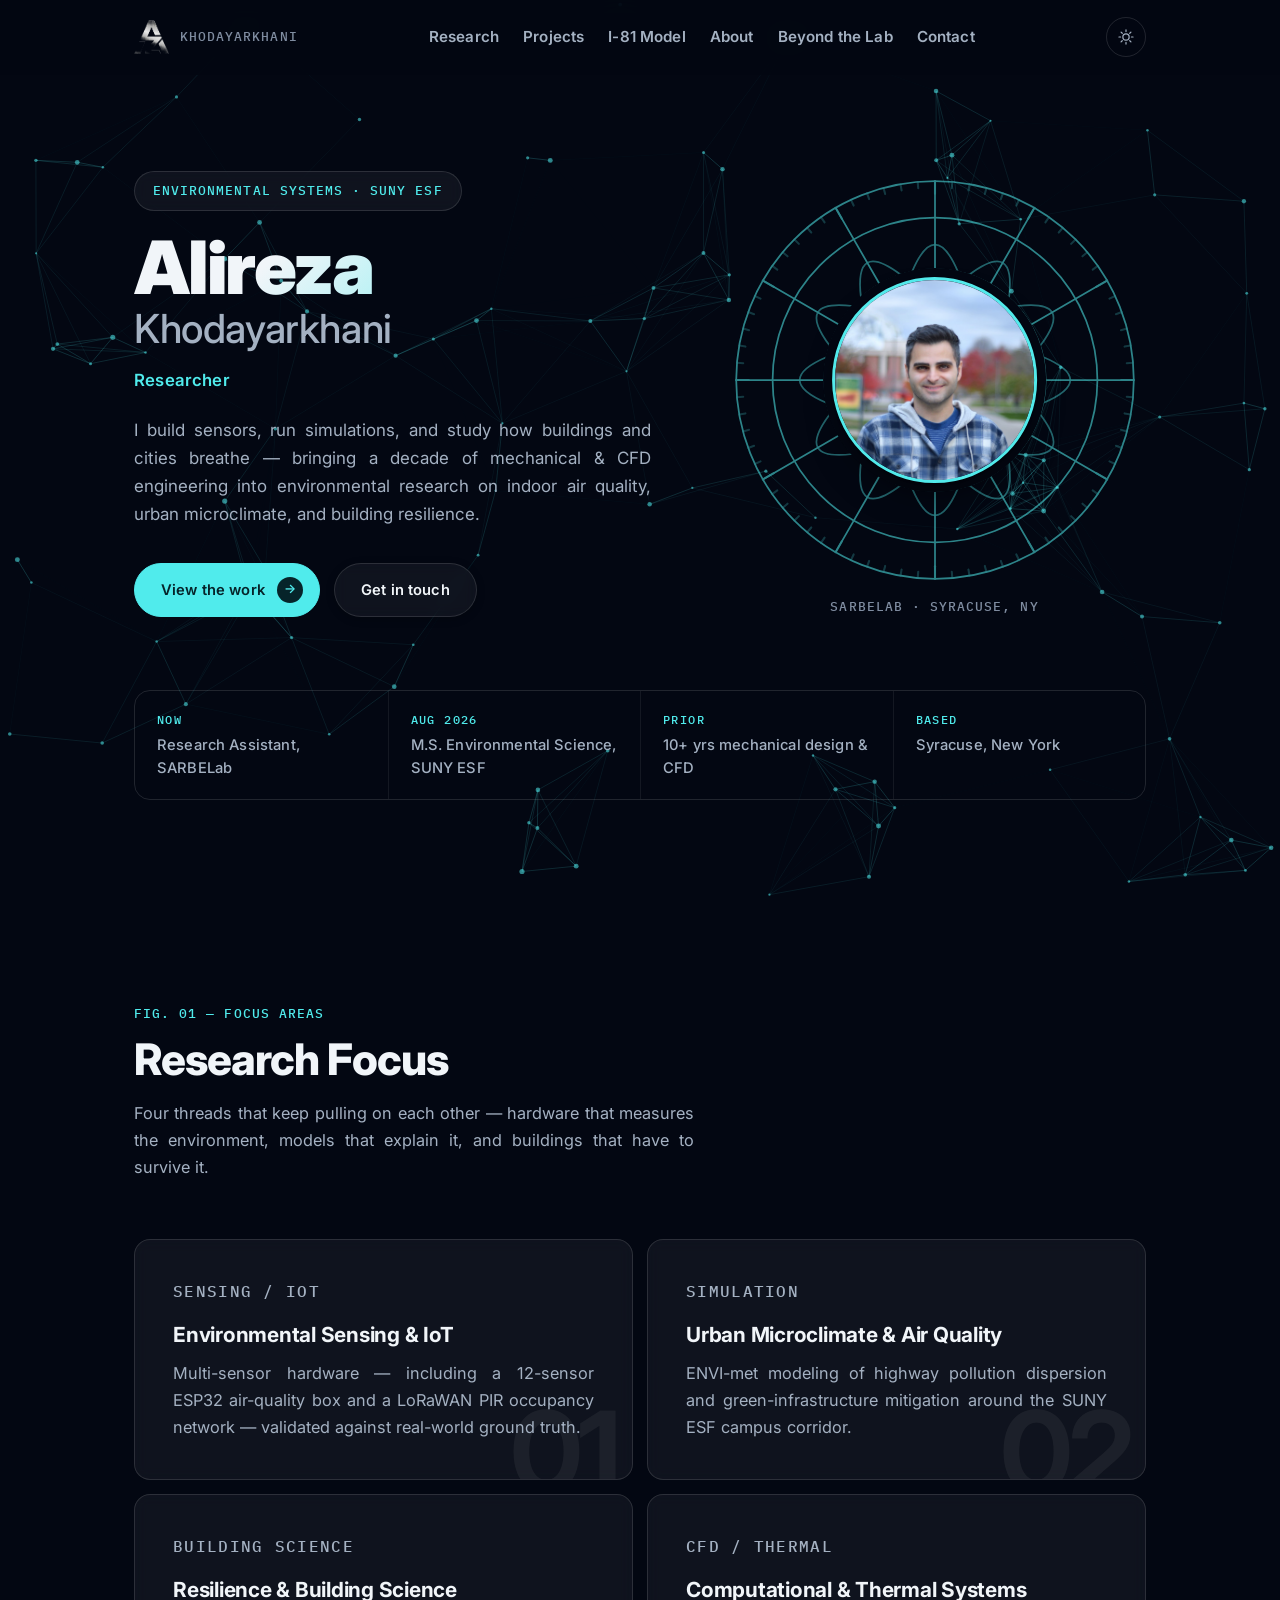
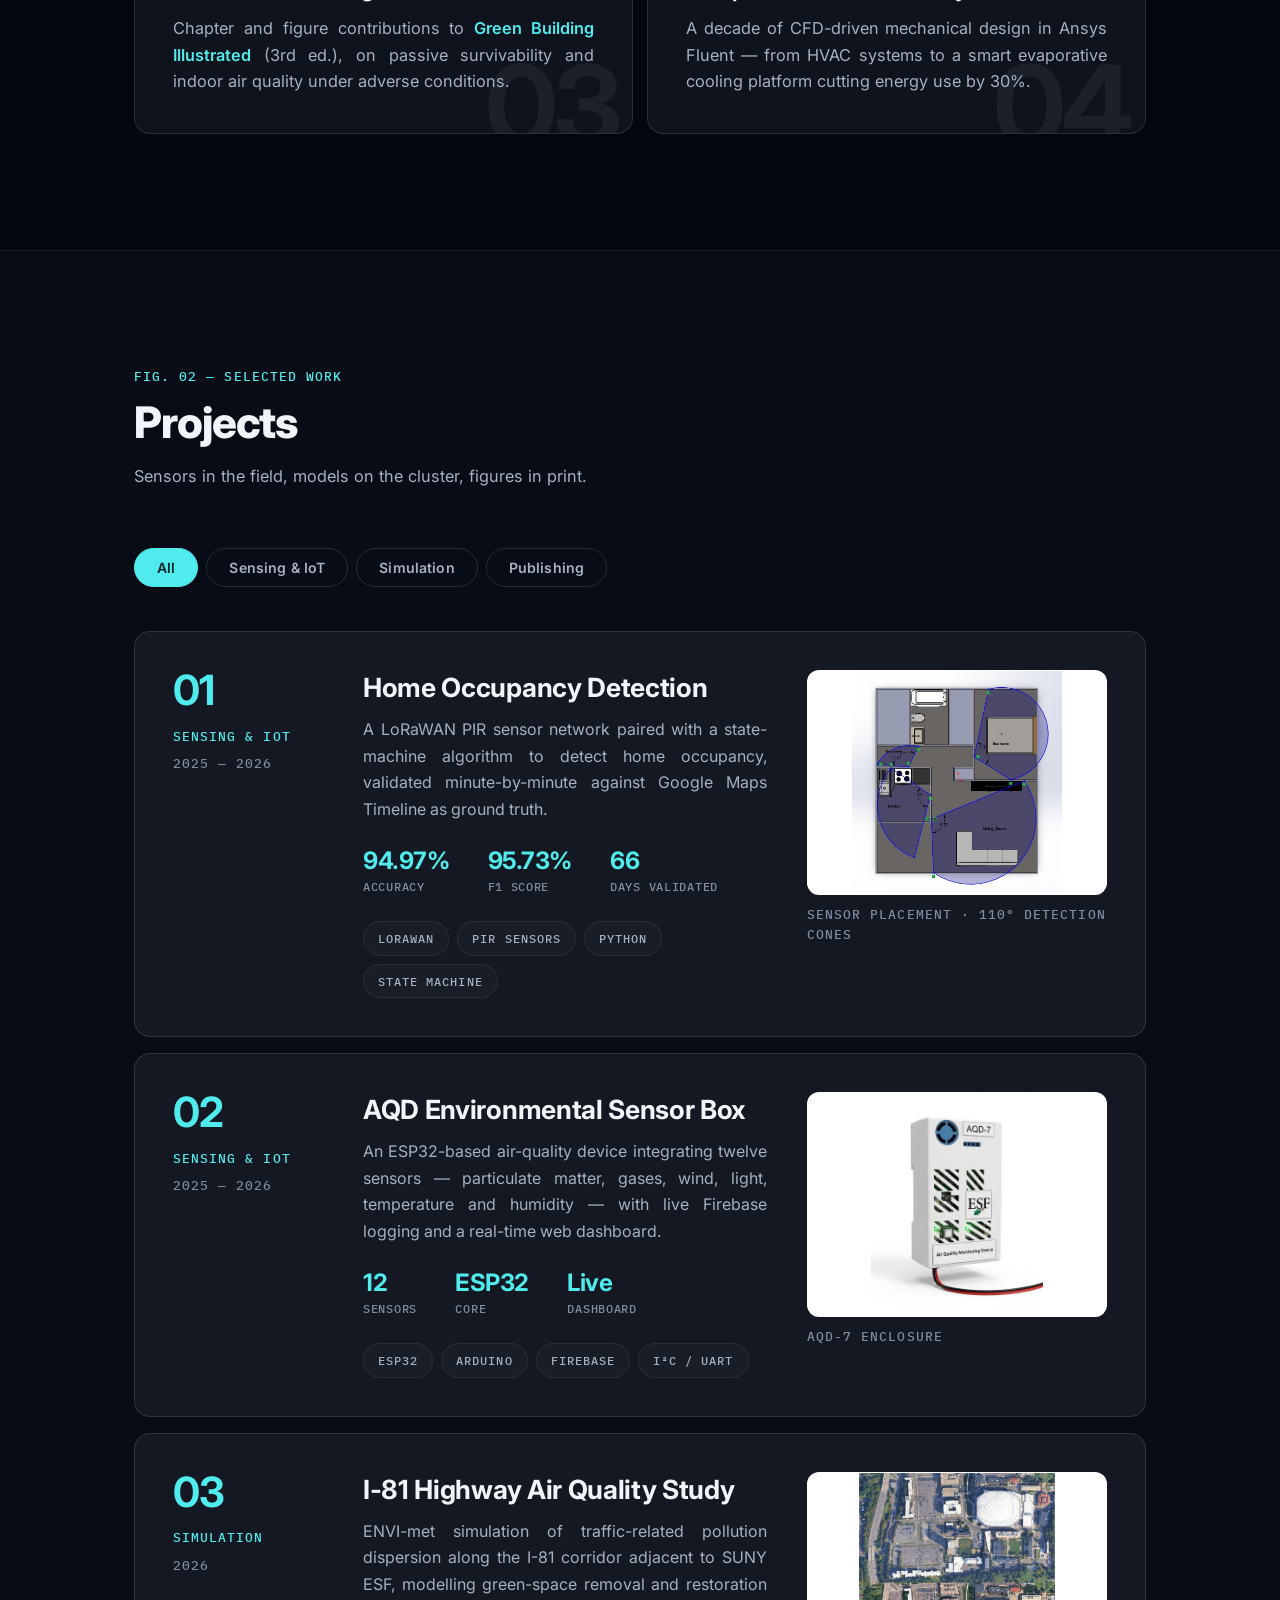
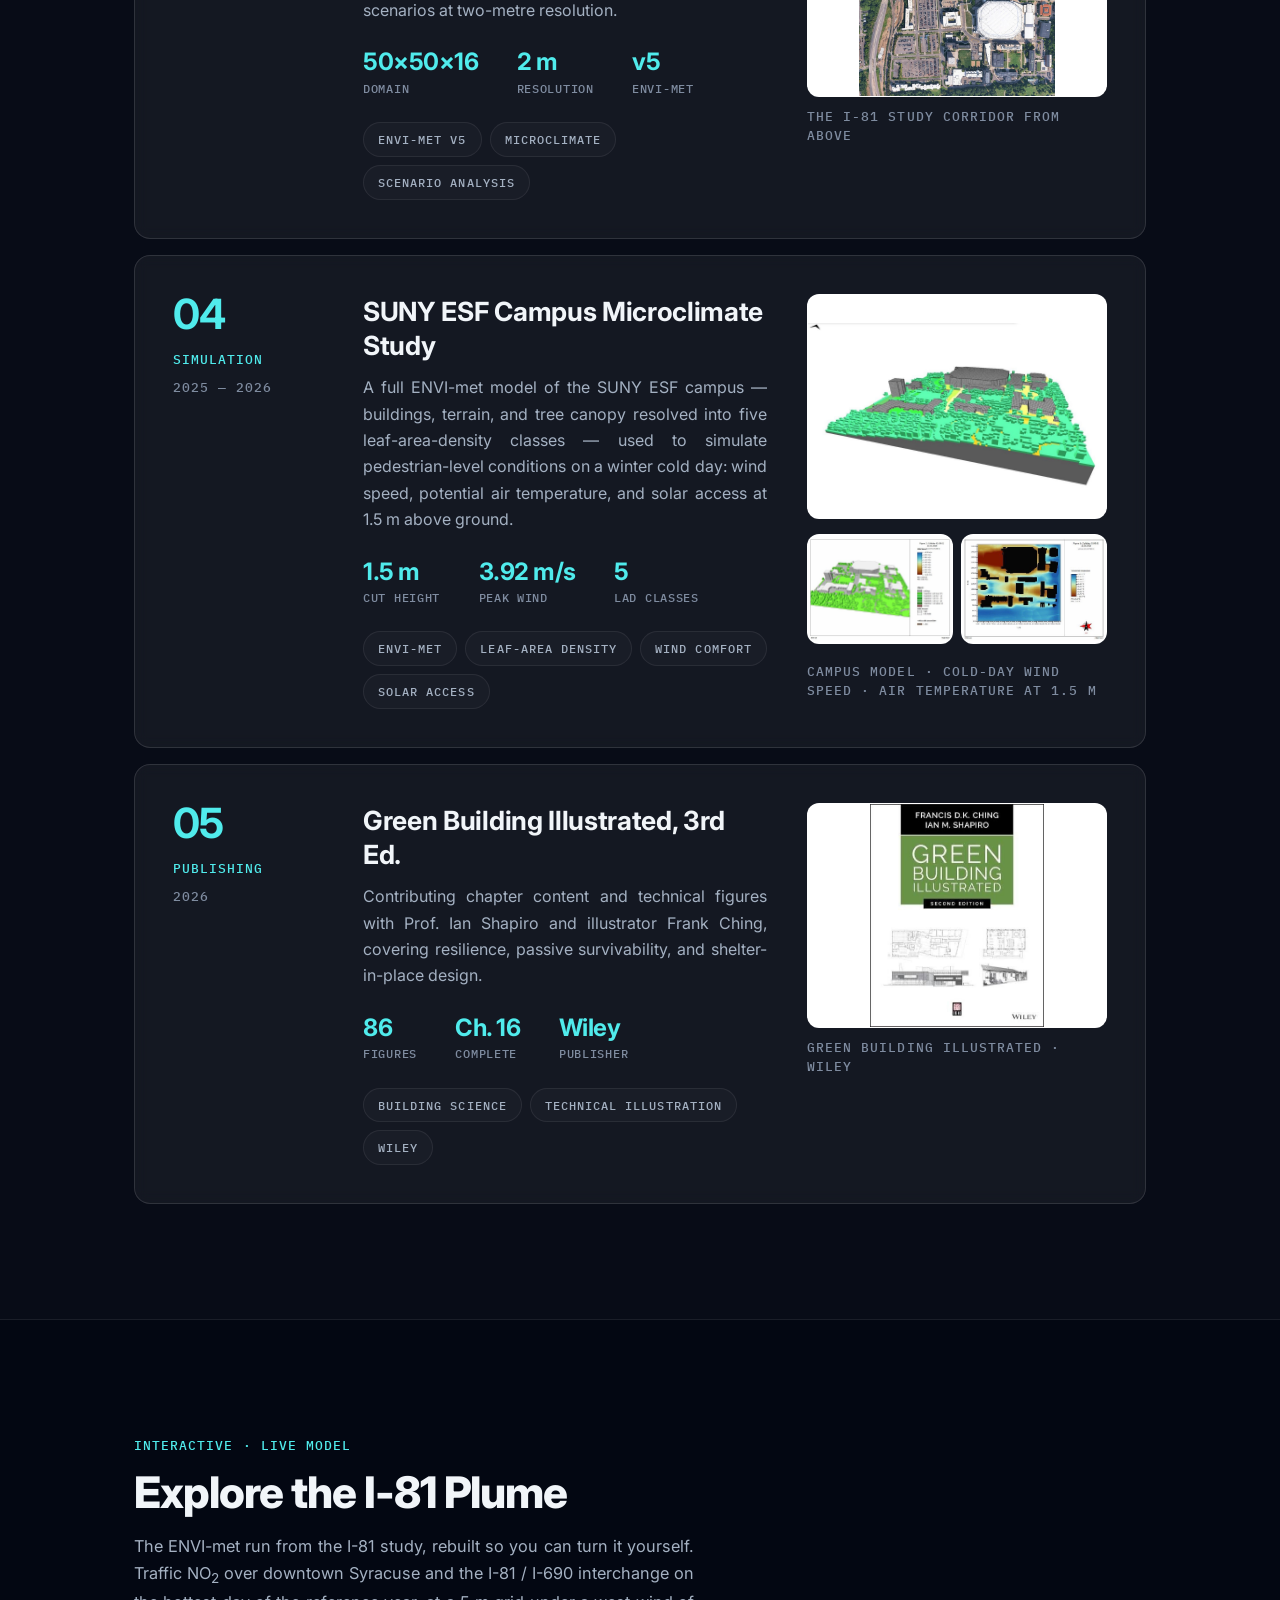
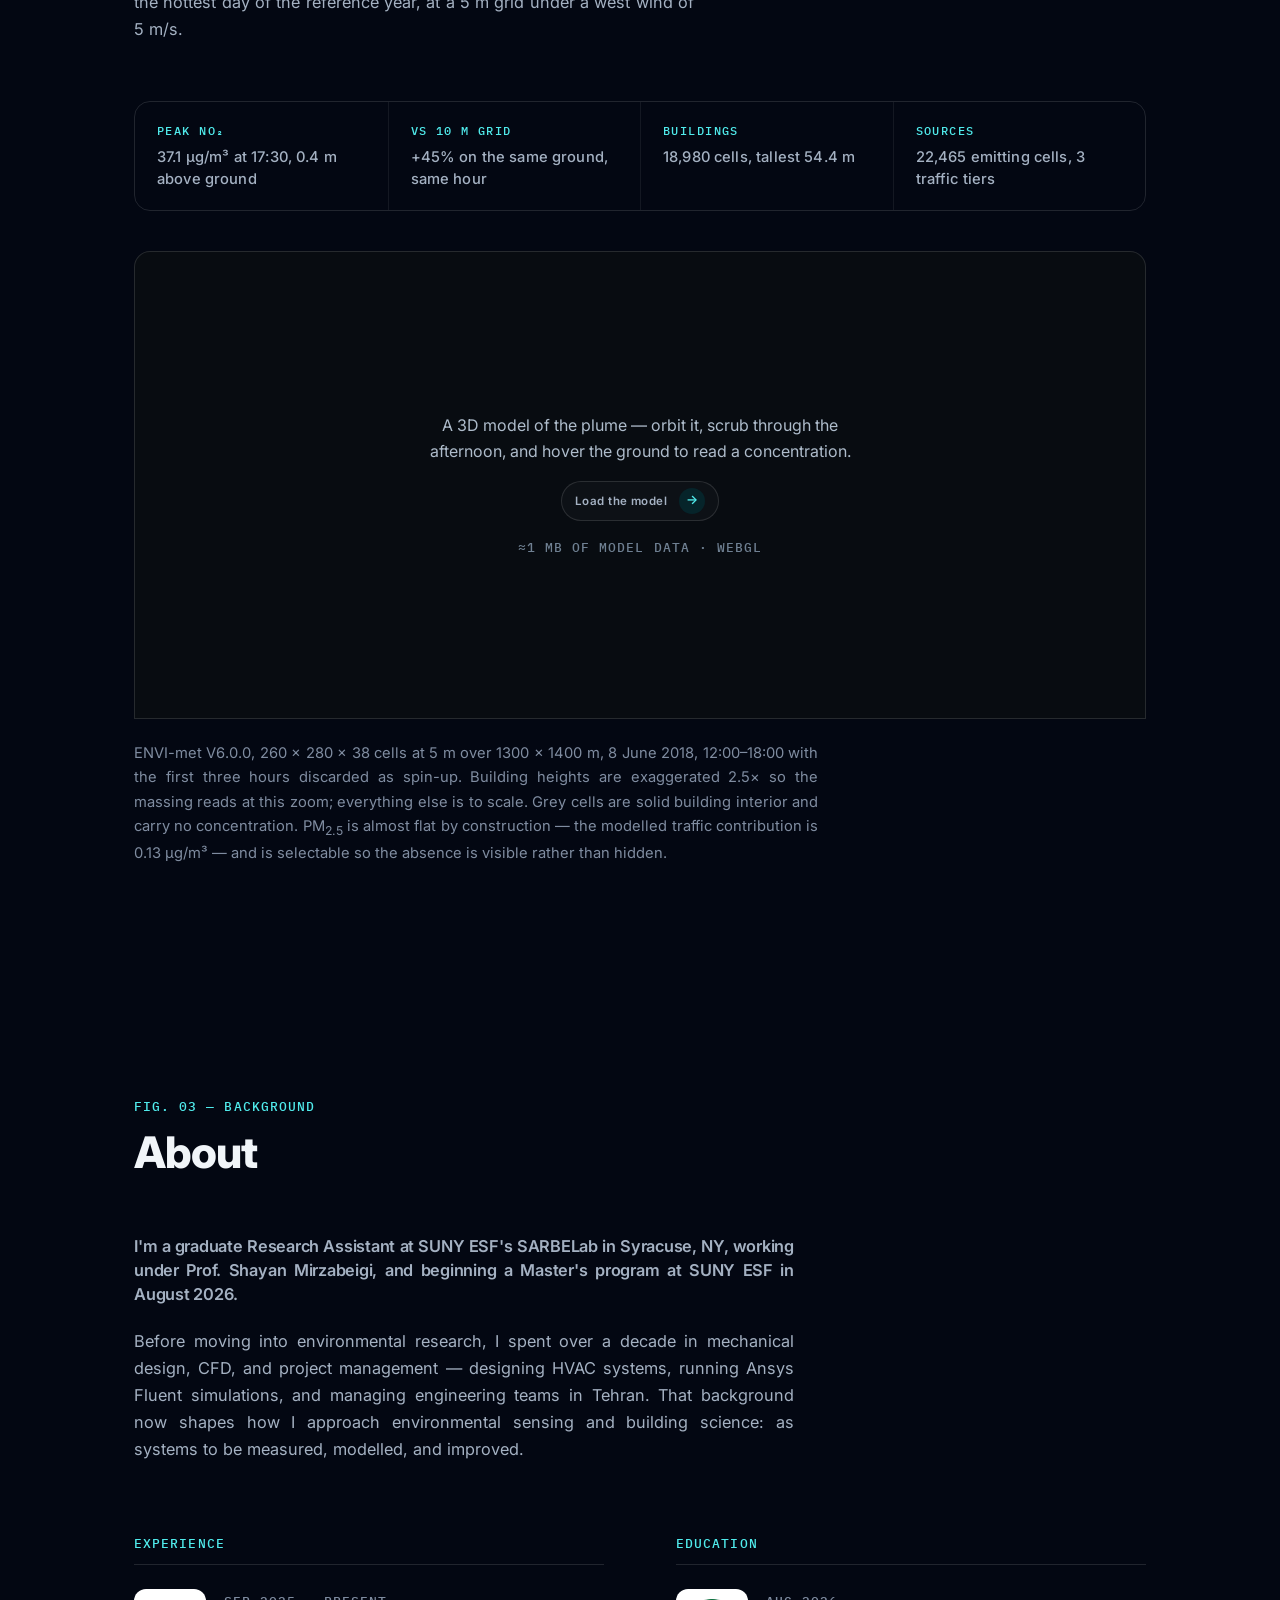
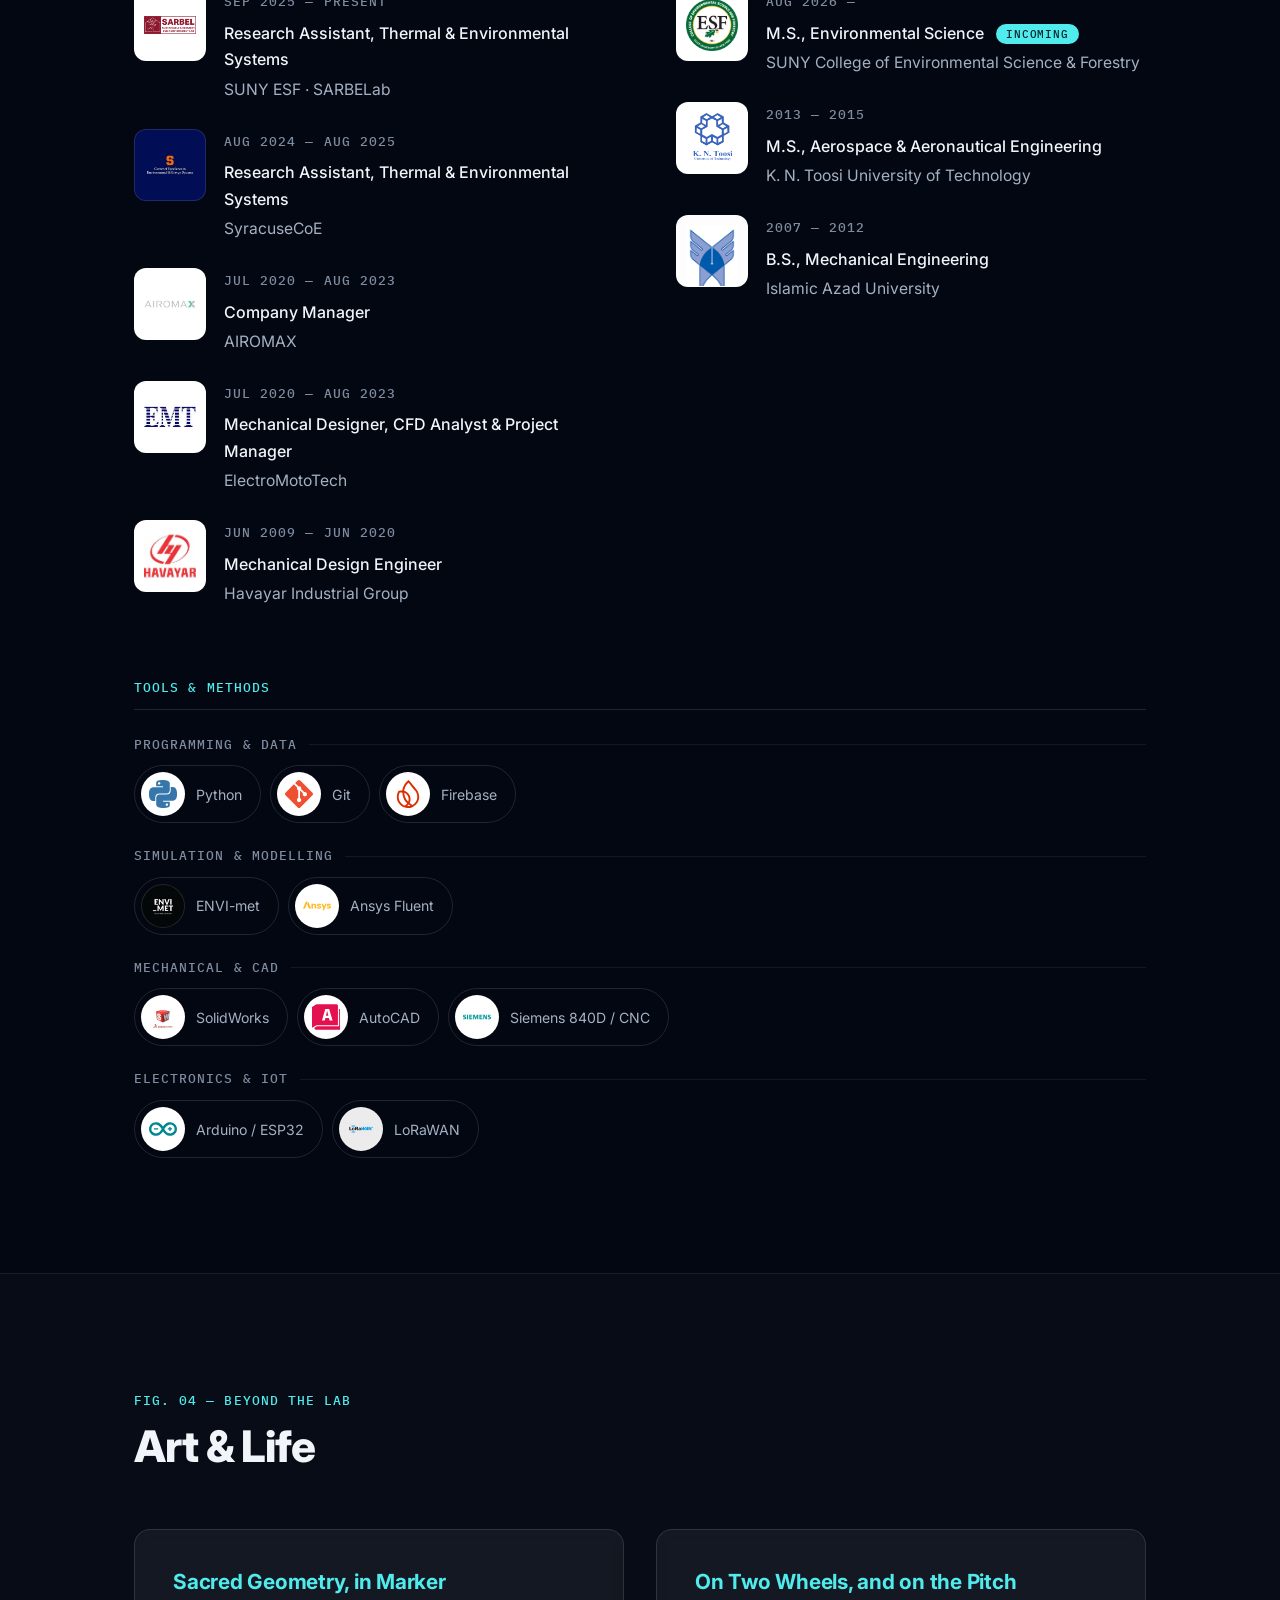
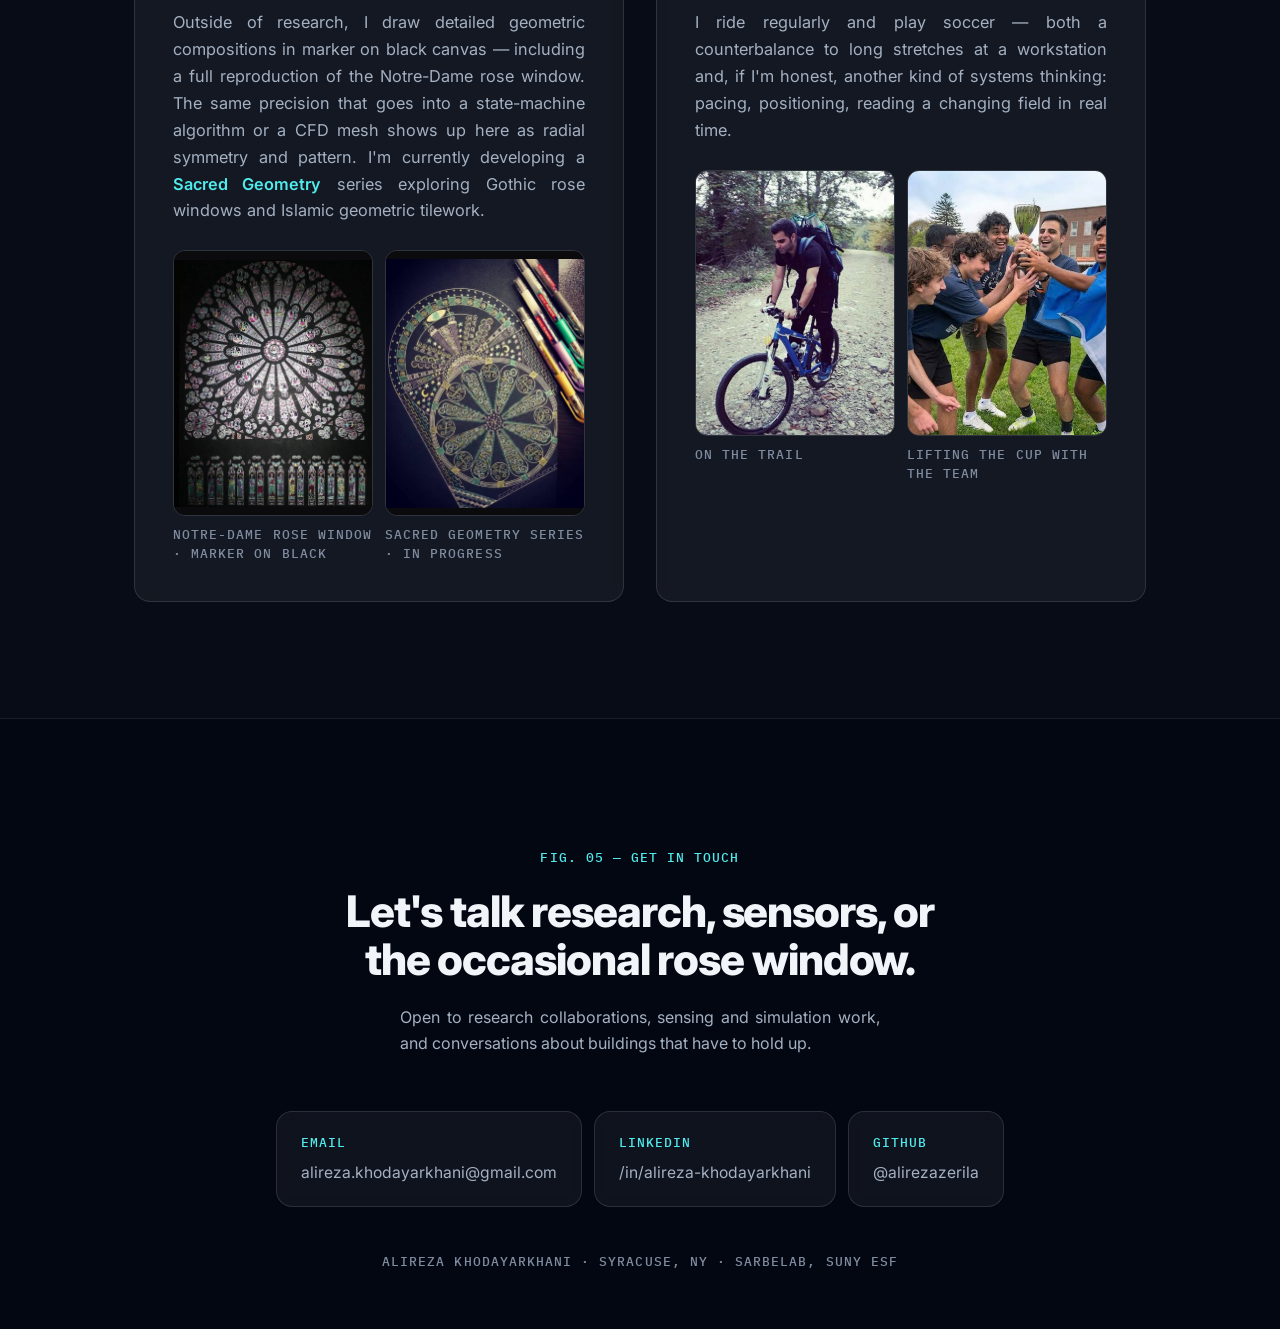
<file: index.html>
<!DOCTYPE html>
<html lang="en">
<head>
<meta charset="UTF-8">
<meta name="viewport" content="width=device-width, initial-scale=1.0">

<!-- Google tag (gtag.js) -->
<script async src="https://www.googletagmanager.com/gtag/js?id=G-BL90J3F2NY"></script>
<script>
window.dataLayer = window.dataLayer || [];
function gtag(){dataLayer.push(arguments);}
gtag('js', new Date());

gtag('config', 'G-BL90J3F2NY');
</script>

<title>Alireza Khodayarkhani — Environmental Systems Researcher, SUNY ESF</title>
<meta name="description" content="Alireza Khodayarkhani is an environmental systems researcher at SUNY ESF in Syracuse, NY, working on environmental sensing, urban microclimate simulation with ENVI-met, and building resilience.">
<meta name="author" content="Alireza Khodayarkhani">
<link rel="canonical" href="https://alireza-kh.com/">
<meta name="robots" content="index, follow, max-image-preview:large">

<!-- Social share cards -->
<meta property="og:type" content="profile">
<meta property="profile:first_name" content="Alireza">
<meta property="profile:last_name" content="Khodayarkhani">
<meta property="og:url" content="https://alireza-kh.com/">
<meta property="og:site_name" content="Alireza Khodayarkhani">
<meta property="og:title" content="Alireza Khodayarkhani — Environmental Systems Researcher, SUNY ESF">
<meta property="og:description" content="I build sensors, run simulations, and study how buildings and cities breathe. Environmental sensing, urban microclimate, and building resilience research at SUNY ESF.">
<meta property="og:image" content="https://alireza-kh.com/assets/Alireza.jpg">
<meta property="og:image:width" content="853">
<meta property="og:image:height" content="853">
<meta property="og:image:alt" content="Portrait of Alireza Khodayarkhani">
<meta name="twitter:card" content="summary">
<meta name="twitter:title" content="Alireza Khodayarkhani — Environmental Systems Researcher, SUNY ESF">
<meta name="twitter:description" content="Environmental sensing, urban microclimate simulation, and building resilience research at SUNY ESF.">
<meta name="twitter:image" content="https://alireza-kh.com/assets/Alireza.jpg">

<link rel="icon" href="data:image/svg+xml,<svg xmlns='http://www.w3.org/2000/svg' viewBox='0 0 64 64'><rect width='64' height='64' rx='13' fill='%2314181D'/><circle cx='32' cy='32' r='22' fill='none' stroke='%2350EBEC' stroke-width='2'/><text x='32' y='42' font-family='Georgia,serif' font-size='26' fill='%2350EBEC' text-anchor='middle'>AK</text></svg>">
<meta name="theme-color" content="#0B1418">

<link rel="preconnect" href="https://fonts.googleapis.com">
<link rel="preconnect" href="https://fonts.gstatic.com" crossorigin>
<link href="https://fonts.googleapis.com/css2?family=Inter:wght@400;500;600;700;800;900&family=IBM+Plex+Mono:wght@400;500&display=swap" rel="stylesheet">
<link rel="stylesheet" href="css/style.css">

<script type="application/ld+json">
{
  "@context": "https://schema.org",
  "@graph": [
    {
      "@type": "Person",
      "@id": "https://alireza-kh.com/#alireza-khodayarkhani",
      "name": "Alireza Khodayarkhani",
      "givenName": "Alireza",
      "familyName": "Khodayarkhani",
      "url": "https://alireza-kh.com/",
      "image": "https://alireza-kh.com/assets/Alireza.jpg",
      "jobTitle": "Graduate Research Assistant, Thermal & Environmental Systems",
      "description": "Environmental systems researcher at SUNY ESF working on environmental sensing, urban microclimate simulation, and building resilience.",
      "worksFor": {
        "@type": "CollegeOrUniversity",
        "name": "SUNY College of Environmental Science and Forestry",
        "url": "https://www.esf.edu/"
      },
      "alumniOf": [
        { "@type": "CollegeOrUniversity", "name": "K. N. Toosi University of Technology" },
        { "@type": "CollegeOrUniversity", "name": "Islamic Azad University" }
      ],
      "address": {
        "@type": "PostalAddress",
        "addressLocality": "Syracuse",
        "addressRegion": "NY",
        "addressCountry": "US"
      },
      "knowsAbout": [
        "Environmental sensing",
        "Indoor air quality",
        "Urban microclimate simulation",
        "ENVI-met",
        "Computational fluid dynamics",
        "Building resilience",
        "Internet of Things"
      ],
      "sameAs": [
        "https://www.linkedin.com/in/alireza-khodayarkhani/",
        "https://github.com/alirezazerila"
      ]
    },
    {
      "@type": "ProfilePage",
      "@id": "https://alireza-kh.com/#page",
      "url": "https://alireza-kh.com/",
      "name": "Alireza Khodayarkhani — Environmental Systems Researcher",
      "mainEntity": { "@id": "https://alireza-kh.com/#alireza-khodayarkhani" }
    }
  ]
}
</script>

<script>
  // Set theme + js flag before paint to avoid a flash of the wrong palette.
  (function () {
    var r = document.documentElement;
    r.classList.add('js');
    // Dark is the site's default. Only an explicit saved choice overrides it,
    // so the OS preference does not pull first-time visitors into light.
    var saved = null;
    try { saved = localStorage.getItem('theme'); } catch (e) {}
    r.setAttribute('data-theme', saved === 'light' ? 'light' : 'dark');
  })();
</script>
</head>
<body>

<canvas id="particles" class="particles" aria-hidden="true"></canvas>

<a href="#main" class="skip-link">Skip to content</a>

<!-- ============ NAV ============ -->
<nav class="nav" id="nav">
  <div class="nav__bar">
    <a href="#top" class="nav__mark" aria-label="Alireza Khodayarkhani — home">
      <img class="nav__logo" src="assets/logo.png" width="166" height="160" alt="" decoding="async">
      <span class="nav__mark-text mono">Khodayarkhani</span>
    </a>

    <div class="nav__links">
      <a href="#research">Research</a>
      <a href="#work">Projects</a>
      <a href="#i81" data-i81-link>I-81 Model</a>
      <a href="#about">About</a>
      <a href="#beyond">Beyond the Lab</a>
      <a href="#contact">Contact</a>
    </div>

    <div class="nav__actions">
      <button class="icon-btn" id="theme-toggle" type="button" aria-label="Switch colour theme">
        <svg class="icon icon--sun" viewBox="0 0 24 24" aria-hidden="true" fill="none" stroke="currentColor" stroke-width="1.6" stroke-linecap="round">
          <circle cx="12" cy="12" r="4.2"/>
          <path d="M12 2.6v2.2M12 19.2v2.2M2.6 12h2.2M19.2 12h2.2M5.4 5.4l1.6 1.6M17 17l1.6 1.6M18.6 5.4L17 7M7 17l-1.6 1.6"/>
        </svg>
        <svg class="icon icon--moon" viewBox="0 0 24 24" aria-hidden="true" fill="none" stroke="currentColor" stroke-width="1.6" stroke-linecap="round">
          <path d="M20 14.4A8.4 8.4 0 1 1 9.6 4a6.6 6.6 0 0 0 10.4 10.4z"/>
        </svg>
      </button>

      <button class="icon-btn nav__burger" id="nav-toggle" type="button" aria-label="Open menu" aria-expanded="false" aria-controls="nav-panel">
        <span class="burger" aria-hidden="true"><span></span><span></span></span>
      </button>
    </div>
  </div>

  <div class="nav__panel" id="nav-panel" hidden>
    <a href="#research">Research</a>
    <a href="#work">Projects</a>
    <a href="#i81" data-i81-link>I-81 Model</a>
    <a href="#about">About</a>
    <a href="#beyond">Beyond the Lab</a>
    <a href="#contact">Contact</a>
  </div>
</nav>

<main id="main">

<!-- ============ HERO ============ -->
<header class="hero" id="top">
  <div class="hero__grid">

    <div class="hero__content">
      <p class="eyebrow eyebrow--badge mono">Environmental Systems · SUNY ESF</p>
      <h1 class="hero__name">
        <span class="hero__first">Alireza</span>
        <span class="hero__last">Khodayarkhani</span>
      </h1>
      <p class="hero__role">
        <span class="roles" aria-label="Researcher, Engineer, Builder, Artist">
          <span class="role is-on">Researcher</span><span class="role">Engineer</span><span class="role">Builder</span><span class="role">Artist</span>
        </span>
      </p>
      <p class="hero__statement">I build sensors, run simulations, and study how buildings and
        cities breathe — bringing a decade of mechanical &amp; CFD engineering into
        environmental research on indoor air quality, urban microclimate, and
        building resilience.</p>
      <div class="hero__cta">
        <a href="#work" class="btn btn--primary">View the work <span class="btn__arrow" aria-hidden="true">&#8594;</span></a>
        <a href="#contact" class="btn btn--ghost">Get in touch</a>
      </div>
    </div>

    <figure class="portrait">
      <div class="portrait__stage">
        <div class="portrait__ring" aria-hidden="true">
          <svg viewBox="0 0 600 600" xmlns="http://www.w3.org/2000/svg" class="emblem-svg emblem-svg--outer">
            <g fill="none" stroke="var(--accent)" stroke-width="2.5" stroke-linecap="round">
              <circle cx="300" cy="300" r="284"/>
              <circle cx="300" cy="300" r="232"/>
              <g id="spokes"></g>
              <g id="ticks" stroke-width="3"></g>
            </g>
          </svg>
          <svg viewBox="0 0 600 600" xmlns="http://www.w3.org/2000/svg" class="emblem-svg emblem-svg--inner">
            <g fill="none" stroke="var(--accent)" stroke-width="2.5" stroke-linecap="round">
              <circle cx="300" cy="300" r="158"/>
              <g id="petals" opacity="0.75"></g>
            </g>
          </svg>
        </div>
        <img class="portrait__photo" src="assets/Alireza.jpg" width="853" height="853"
             alt="Alireza Khodayarkhani, environmental systems researcher at SUNY ESF"
             loading="eager" decoding="async">
      </div>
      <figcaption class="portrait__cap mono">SARBELab · Syracuse, NY</figcaption>
    </figure>

  </div>

  <ul class="hero__facts mono">
    <li><span>Now</span> Research Assistant, SARBELab</li>
    <li><span>Aug 2026</span> M.S. Environmental Science, SUNY ESF</li>
    <li><span>Prior</span> 10+ yrs mechanical design &amp; CFD</li>
    <li><span>Based</span> Syracuse, New York</li>
  </ul>
</header>

<!-- ============ RESEARCH FOCUS ============ -->
<section class="section" id="research">
  <div class="section__head reveal">
    <p class="eyebrow mono">Fig. 01 — Focus areas</p>
    <h2>Research Focus</h2>
    <p class="section__lede">Four threads that keep pulling on each other — hardware that
      measures the environment, models that explain it, and buildings that have to survive it.</p>
  </div>

  <div class="focus-grid">
    <article class="focus-card reveal">
      <span class="focus-card__num mono" aria-hidden="true">01</span>
      <p class="focus-card__tag mono">Sensing / IoT</p>
      <h3>Environmental Sensing &amp; IoT</h3>
      <p>Multi-sensor hardware — including a 12-sensor ESP32 air-quality box and a
         LoRaWAN PIR occupancy network — validated against real-world ground truth.</p>
    </article>
    <article class="focus-card reveal">
      <span class="focus-card__num mono" aria-hidden="true">02</span>
      <p class="focus-card__tag mono">Simulation</p>
      <h3>Urban Microclimate &amp; Air Quality</h3>
      <p>ENVI-met modeling of highway pollution dispersion and green-infrastructure
         mitigation around the SUNY ESF campus corridor.</p>
    </article>
    <article class="focus-card reveal">
      <span class="focus-card__num mono" aria-hidden="true">03</span>
      <p class="focus-card__tag mono">Building science</p>
      <h3>Resilience &amp; Building Science</h3>
      <p>Chapter and figure contributions to <em>Green Building Illustrated</em> (3rd ed.),
         on passive survivability and indoor air quality under adverse conditions.</p>
    </article>
    <article class="focus-card reveal">
      <span class="focus-card__num mono" aria-hidden="true">04</span>
      <p class="focus-card__tag mono">CFD / Thermal</p>
      <h3>Computational &amp; Thermal Systems</h3>
      <p>A decade of CFD-driven mechanical design in Ansys Fluent — from HVAC systems
         to a smart evaporative cooling platform cutting energy use by 30%.</p>
    </article>
  </div>
</section>

<!-- ============ SELECTED WORK ============ -->
<section class="section section--alt" id="work">
  <div class="section__head reveal">
    <p class="eyebrow mono">Fig. 02 — Selected work</p>
    <h2>Projects</h2>
    <p class="section__lede">Sensors in the field, models on the cluster, figures in print.</p>
  </div>

  <div class="filters mono" role="group" aria-label="Filter projects by category">
    <button class="filter is-active" type="button" data-filter="all" aria-pressed="true">All</button>
    <button class="filter" type="button" data-filter="sensing" aria-pressed="false">Sensing &amp; IoT</button>
    <button class="filter" type="button" data-filter="simulation" aria-pressed="false">Simulation</button>
    <button class="filter" type="button" data-filter="publishing" aria-pressed="false">Publishing</button>
  </div>

  <div class="plates" id="plates">

    <article class="plate reveal" data-cat="sensing">
      <div class="plate__aside">
        <span class="plate__num">01</span>
        <p class="plate__cat mono">Sensing &amp; IoT</p>
        <p class="plate__year mono">2025 — 2026</p>
      </div>
      <div class="plate__body">
        <h3>Home Occupancy Detection</h3>
        <p class="plate__desc">A LoRaWAN PIR sensor network paired with a state-machine
          algorithm to detect home occupancy, validated minute-by-minute against Google
          Maps Timeline as ground truth.</p>
        <ul class="stat-row">
          <li><strong>94.97%</strong><span class="mono">Accuracy</span></li>
          <li><strong>95.73%</strong><span class="mono">F1 score</span></li>
          <li><strong>66</strong><span class="mono">Days validated</span></li>
        </ul>
        <ul class="tags mono">
          <li>LoRaWAN</li><li>PIR sensors</li><li>Python</li><li>State machine</li>
        </ul>
      </div>
      <figure class="plate__media">
        <img src="assets/projects/home-occupancy-pir.jpg" width="809" height="856"
             alt="Apartment floor plan showing four PIR sensors and their 110-degree detection cones"
             loading="lazy" decoding="async">
        <figcaption class="mono">Sensor placement · 110° detection cones</figcaption>
      </figure>
    </article>

    <article class="plate reveal" data-cat="sensing">
      <div class="plate__aside">
        <span class="plate__num">02</span>
        <p class="plate__cat mono">Sensing &amp; IoT</p>
        <p class="plate__year mono">2025 — 2026</p>
      </div>
      <div class="plate__body">
        <h3>AQD Environmental Sensor Box</h3>
        <p class="plate__desc">An ESP32-based air-quality device integrating twelve sensors —
          particulate matter, gases, wind, light, temperature and humidity — with live
          Firebase logging and a real-time web dashboard.</p>
        <ul class="stat-row">
          <li><strong>12</strong><span class="mono">Sensors</span></li>
          <li><strong>ESP32</strong><span class="mono">Core</span></li>
          <li><strong>Live</strong><span class="mono">Dashboard</span></li>
        </ul>
        <ul class="tags mono">
          <li>ESP32</li><li>Arduino</li><li>Firebase</li><li>I²C / UART</li>
        </ul>
      </div>
      <figure class="plate__media">
        <img src="assets/projects/aqd-sensor-box.jpg" width="793" height="1024"
             alt="The AQD-7 air quality monitoring device, a white enclosure with intake fan and ventilation slots"
             loading="lazy" decoding="async">
        <figcaption class="mono">AQD-7 enclosure</figcaption>
      </figure>
    </article>

    <article class="plate reveal" data-cat="simulation">
      <div class="plate__aside">
        <span class="plate__num">03</span>
        <p class="plate__cat mono">Simulation</p>
        <p class="plate__year mono">2026</p>
      </div>
      <div class="plate__body">
        <h3>I-81 Highway Air Quality Study</h3>
        <p class="plate__desc">ENVI-met simulation of traffic-related pollution dispersion
          along the I-81 corridor adjacent to SUNY ESF, modelling green-space removal and
          restoration scenarios at two-metre resolution.</p>
        <ul class="stat-row">
          <li><strong>50×50×16</strong><span class="mono">Domain</span></li>
          <li><strong>2 m</strong><span class="mono">Resolution</span></li>
          <li><strong>v5</strong><span class="mono">ENVI-met</span></li>
        </ul>
        <ul class="tags mono">
          <li>ENVI-met v5</li><li>Microclimate</li><li>Scenario analysis</li>
        </ul>
      </div>
      <figure class="plate__media">
        <img src="assets/projects/i81-corridor.jpg" width="1232" height="1400"
             alt="Aerial imagery of the I-81 corridor beside the SUNY ESF campus, comparing parking and green space"
             loading="lazy" decoding="async">
        <figcaption class="mono">The I-81 study corridor from above</figcaption>
      </figure>
    </article>

    <article class="plate reveal" data-cat="simulation">
      <div class="plate__aside">
        <span class="plate__num">04</span>
        <p class="plate__cat mono">Simulation</p>
        <p class="plate__year mono">2025 — 2026</p>
      </div>
      <div class="plate__body">
        <h3>SUNY ESF Campus Microclimate Study</h3>
        <p class="plate__desc">A full ENVI-met model of the SUNY ESF campus — buildings,
          terrain, and tree canopy resolved into five leaf-area-density classes — used to
          simulate pedestrian-level conditions on a winter cold day: wind speed, potential
          air temperature, and solar access at 1.5 m above ground.</p>
        <ul class="stat-row">
          <li><strong>1.5 m</strong><span class="mono">Cut height</span></li>
          <li><strong>3.92 m/s</strong><span class="mono">Peak wind</span></li>
          <li><strong>5</strong><span class="mono">LAD classes</span></li>
        </ul>
        <ul class="tags mono">
          <li>ENVI-met</li><li>Leaf-area density</li><li>Wind comfort</li><li>Solar access</li>
        </ul>
      </div>
      <figure class="plate__media plate__media--trio">
        <img src="assets/projects/esf-campus-model.jpg" width="1280" height="712"
             alt="Three-dimensional ENVI-met model of the SUNY ESF campus showing buildings and vegetation"
             loading="lazy" decoding="async">
        <img src="assets/projects/esf-campus-wind.jpg" width="1160" height="840"
             alt="ENVI-met cold-day wind speed simulation across the SUNY ESF campus at 1.5 metres"
             loading="lazy" decoding="async">
        <img src="assets/projects/esf-campus-temperature.jpg" width="682" height="494"
             alt="ENVI-met potential air temperature map of the SUNY ESF campus at 1.5 metres"
             loading="lazy" decoding="async">
        <figcaption class="mono">Campus model · cold-day wind speed · air temperature at 1.5 m</figcaption>
      </figure>
    </article>

    <article class="plate reveal" data-cat="publishing">
      <div class="plate__aside">
        <span class="plate__num">05</span>
        <p class="plate__cat mono">Publishing</p>
        <p class="plate__year mono">2026</p>
      </div>
      <div class="plate__body">
        <h3>Green Building Illustrated, 3rd Ed.</h3>
        <p class="plate__desc">Contributing chapter content and technical figures with
          Prof. Ian Shapiro and illustrator Frank Ching, covering resilience, passive
          survivability, and shelter-in-place design.</p>
        <ul class="stat-row">
          <li><strong>86</strong><span class="mono">Figures</span></li>
          <li><strong>Ch. 16</strong><span class="mono">Complete</span></li>
          <li><strong>Wiley</strong><span class="mono">Publisher</span></li>
        </ul>
        <ul class="tags mono">
          <li>Building science</li><li>Technical illustration</li><li>Wiley</li>
        </ul>
      </div>
      <figure class="plate__media plate__media--book">
        <img src="assets/projects/green-building-illustrated.jpg" width="395" height="506"
             alt="Cover of Green Building Illustrated by Francis D. K. Ching and Ian M. Shapiro, published by Wiley"
             loading="lazy" decoding="async">
        <figcaption class="mono">Green Building Illustrated · Wiley</figcaption>
      </figure>
    </article>

  </div>

  <p class="plates__empty mono" id="plates-empty" hidden>No projects in this category yet.</p>
</section>


<!-- ============ I-81 INTERACTIVE MODEL ============
     TEMPORARY FEATURE. To switch this off, set data-enabled="false" on the
     section below and on the nav links marked data-i81-link. Nothing else
     needs changing: the viewer code and the ~1 MB of model data are only
     fetched once a visitor presses "Load the model", so a disabled section
     costs nothing. To remove it for good, delete this section, the two nav
     links, and assets/i81/.
================================================================ -->
<section class="section" id="i81" data-enabled="true">
  <div class="section__head reveal">
    <p class="eyebrow mono">Interactive · Live model</p>
    <h2>Explore the I-81 Plume</h2>
    <p class="section__lede">The ENVI-met run from the I-81 study, rebuilt so you can
      turn it yourself. Traffic NO<sub>2</sub> over downtown Syracuse and the
      I-81 / I-690 interchange on the hottest day of the reference year, at a
      5&nbsp;m grid under a west wind of 5&nbsp;m/s.</p>
  </div>

  <ul class="hero__facts mono reveal" style="margin-top:0">
    <li><span>Peak NO₂</span> 37.1 µg/m³ at 17:30, 0.4 m above ground</li>
    <li><span>vs 10 m grid</span> +45% on the same ground, same hour</li>
    <li><span>Buildings</span> 18,980 cells, tallest 54.4 m</li>
    <li><span>Sources</span> 22,465 emitting cells, 3 traffic tiers</li>
  </ul>

  <div class="i81 reveal">
    <div class="i81__stage" id="i81-stage">
      <canvas id="i81-gl" hidden></canvas>

      <div class="i81__poster" id="i81-poster">
        <p class="i81__poster-text">A 3D model of the plume — orbit it, scrub through
          the afternoon, and hover the ground to read a concentration.</p>
        <button class="btn btn--primary" type="button" id="i81-load">
          Load the model <span class="btn__arrow" aria-hidden="true">&#8594;</span>
        </button>
        <p class="i81__weight mono">≈1 MB of model data · WebGL</p>
      </div>

      <div class="i81__badge mono" id="i81-badge" hidden>NO<sub>2</sub> · 0.4 m · 16:00</div>
      <div class="i81__probe mono" id="i81-probe" hidden><span>hover the ground</span></div>
      <div class="i81__legend" id="i81-legend" hidden>
        <div class="i81__bar"></div>
        <div class="i81__bt mono"><span id="i81-lo">12.7</span><span id="i81-hi">29.8 µg/m³</span></div>
      </div>
    </div>

    <div class="i81__rail" id="i81-rail" hidden>
      <div class="i81__grp">
        <p class="i81__gl mono">Pollutant</p>
        <div class="i81__chips" id="i81-spc"></div>
      </div>
      <div class="i81__grp">
        <p class="i81__gl mono">Height above ground</p>
        <div class="i81__chips" id="i81-lvl"></div>
      </div>
      <div class="i81__grp">
        <p class="i81__gl mono">Model time</p>
        <div class="i81__scrub">
          <button type="button" id="i81-play" aria-pressed="false">▶ Play</button>
          <input type="range" id="i81-time" min="0" max="6" step="1" value="2" aria-label="Model time">
          <span class="i81__tnow mono" id="i81-tnow">16:00</span>
        </div>
      </div>
      <div class="i81__grp">
        <p class="i81__gl mono">Layers</p>
        <div class="i81__chips">
          <button type="button" id="i81-tB" aria-pressed="true">Buildings</button>
          <button type="button" id="i81-tS" aria-pressed="false">Sources</button>
          <button type="button" id="i81-tP" aria-pressed="false">Slice plane</button>
        </div>
      </div>
    </div>
  </div>

  <p class="i81__note reveal">ENVI-met V6.0.0, 260 × 280 × 38 cells at 5 m over
    1300 × 1400 m, 8 June 2018, 12:00–18:00 with the first three hours discarded as
    spin-up. Building heights are exaggerated 2.5× so the massing reads at this zoom;
    everything else is to scale. Grey cells are solid building interior and carry no
    concentration. PM<sub>2.5</sub> is almost flat by construction — the modelled
    traffic contribution is 0.13 µg/m³ — and is selectable so the absence is visible
    rather than hidden.</p>
</section>
<!-- ============ ABOUT ============ -->
<section class="section" id="about">
  <div class="section__head reveal">
    <p class="eyebrow mono">Fig. 03 — Background</p>
    <h2>About</h2>
  </div>

  <div class="about-bio reveal">
    <p class="about-bio__lead">I'm a graduate Research Assistant at SUNY ESF's SARBELab in
      Syracuse, NY, working under Prof. Shayan Mirzabeigi, and beginning a Master's program
      at SUNY ESF in August 2026.</p>
    <p>Before moving into environmental research, I spent over a decade in mechanical design,
      CFD, and project management — designing HVAC systems, running Ansys Fluent simulations,
      and managing engineering teams in Tehran. That background now shapes how I approach
      environmental sensing and building science: as systems to be measured, modelled,
      and improved.</p>
  </div>

  <div class="timelines">
    <div class="timeline reveal">
      <h3 class="timeline__title mono">Experience</h3>
      <ol class="timeline__list">
        <li>
          <span class="logo logo--tl" style="--logo-bg:#ffffff">
            <img src="assets/logos/sarbel.png" width="200" height="70"
                 alt="SARBEL — Sustainable &amp; Resilient Built Environment Lab logo" loading="lazy">
          </span>
          <div class="timeline__content">
            <p class="timeline__date mono">Sep 2025 — Present</p>
            <p class="timeline__role">Research Assistant, Thermal &amp; Environmental Systems</p>
            <p class="timeline__org">SUNY ESF · <a href="https://sarbel.org" target="_blank" rel="noopener">SARBELab</a></p>
          </div>
        </li>
        <li>
          <span class="logo logo--tl" style="--logo-bg:#010d55">
            <img src="assets/logos/syracuse-coe.jpg" width="200" height="200"
                 alt="SyracuseCoE logo" loading="lazy">
          </span>
          <div class="timeline__content">
            <p class="timeline__date mono">Aug 2024 — Aug 2025</p>
            <p class="timeline__role">Research Assistant, Thermal &amp; Environmental Systems</p>
            <p class="timeline__org">SyracuseCoE</p>
          </div>
        </li>
        <li>
          <span class="logo logo--tl" style="--logo-bg:#ffffff">
            <img src="assets/logos/airomax.jpg" width="200" height="200"
                 alt="AIROMAX logo" loading="lazy">
          </span>
          <div class="timeline__content">
            <p class="timeline__date mono">Jul 2020 — Aug 2023</p>
            <p class="timeline__role">Company Manager</p>
            <p class="timeline__org">AIROMAX</p>
          </div>
        </li>
        <li>
          <span class="logo logo--tl" style="--logo-bg:#ffffff">
            <img src="assets/logos/electromototech.jpg" width="200" height="200"
                 alt="ElectroMotoTech logo" loading="lazy">
          </span>
          <div class="timeline__content">
            <p class="timeline__date mono">Jul 2020 — Aug 2023</p>
            <p class="timeline__role">Mechanical Designer, CFD Analyst &amp; Project Manager</p>
            <p class="timeline__org">ElectroMotoTech</p>
          </div>
        </li>
        <li>
          <span class="logo logo--tl" style="--logo-bg:#ffffff">
            <img src="assets/logos/havayar.jpg" width="225" height="225"
                 alt="Havayar Industrial Group logo" loading="lazy">
          </span>
          <div class="timeline__content">
            <p class="timeline__date mono">Jun 2009 — Jun 2020</p>
            <p class="timeline__role">Mechanical Design Engineer</p>
            <p class="timeline__org">Havayar Industrial Group</p>
          </div>
        </li>
      </ol>
    </div>

    <div class="timeline reveal">
      <h3 class="timeline__title mono">Education</h3>
      <ol class="timeline__list">
        <li>
          <span class="logo logo--tl" style="--logo-bg:#ffffff">
            <img src="assets/logos/suny-esf.png" width="316" height="316"
                 alt="SUNY College of Environmental Science and Forestry logo" loading="lazy">
          </span>
          <div class="timeline__content">
            <p class="timeline__date mono">Aug 2026 —</p>
            <p class="timeline__role">M.S., Environmental Science
              <span class="tag-incoming mono">Incoming</span></p>
            <p class="timeline__org">SUNY College of Environmental Science &amp; Forestry</p>
          </div>
        </li>
        <li>
          <span class="logo logo--tl" style="--logo-bg:#ffffff">
            <img src="assets/logos/kn-toosi.png" width="200" height="200"
                 alt="K. N. Toosi University of Technology logo" loading="lazy">
          </span>
          <div class="timeline__content">
            <p class="timeline__date mono">2013 — 2015</p>
            <p class="timeline__role">M.S., Aerospace &amp; Aeronautical Engineering</p>
            <p class="timeline__org">K. N. Toosi University of Technology</p>
          </div>
        </li>
        <li>
          <span class="logo logo--tl" style="--logo-bg:#fdfdfd">
            <img src="assets/logos/islamic-azad.png" width="118" height="200"
                 alt="Islamic Azad University logo" loading="lazy">
          </span>
          <div class="timeline__content">
            <p class="timeline__date mono">2007 — 2012</p>
            <p class="timeline__role">B.S., Mechanical Engineering</p>
            <p class="timeline__org">Islamic Azad University</p>
          </div>
        </li>
      </ol>
    </div>
  </div>

  <div class="tools reveal">
    <h3 class="timeline__title mono">Tools &amp; Methods</h3>

    <div class="tool-group">
      <p class="tool-group__label mono">Programming &amp; Data</p>
      <ul class="tools__grid">
        <li>
          <span class="logo logo--tool" style="--logo-bg:#ffffff">
            <img src="assets/logos/icon-python.svg" width="24" height="24" alt="" loading="lazy">
          </span>Python
        </li>
        <li>
          <span class="logo logo--tool" style="--logo-bg:#ffffff">
            <img src="assets/logos/icon-git.svg" width="24" height="24" alt="" loading="lazy">
          </span>Git
        </li>
        <li>
          <span class="logo logo--tool" style="--logo-bg:#ffffff">
            <img src="assets/logos/icon-firebase.svg" width="24" height="24" alt="" loading="lazy">
          </span>Firebase
        </li>
      </ul>
    </div>

    <div class="tool-group">
      <p class="tool-group__label mono">Simulation &amp; Modelling</p>
      <ul class="tools__grid">
        <li>
          <span class="logo logo--tool" style="--logo-bg:#030708">
            <img src="assets/logos/envi-met.jpg" width="200" height="200" alt="" loading="lazy">
          </span>ENVI-met
        </li>
        <li>
          <span class="logo logo--tool" style="--logo-bg:#ffffff">
            <img src="assets/logos/icon-ansys.svg" width="24" height="24" alt="" loading="lazy">
          </span>Ansys Fluent
        </li>
      </ul>
    </div>

    <div class="tool-group">
      <p class="tool-group__label mono">Mechanical &amp; CAD</p>
      <ul class="tools__grid">
        <li>
          <span class="logo logo--tool" style="--logo-bg:#ffffff">
            <img src="assets/logos/solidworks.jpg" width="200" height="169" alt="" loading="lazy">
          </span>SolidWorks
        </li>
        <li>
          <span class="logo logo--tool" style="--logo-bg:#ffffff">
            <img src="assets/logos/icon-autocad.svg" width="24" height="24" alt="" loading="lazy">
          </span>AutoCAD
        </li>
        <li>
          <span class="logo logo--tool" style="--logo-bg:#ffffff">
            <img src="assets/logos/icon-siemens.svg" width="24" height="24" alt="" loading="lazy">
          </span>Siemens 840D / CNC
        </li>
      </ul>
    </div>

    <div class="tool-group">
      <p class="tool-group__label mono">Electronics &amp; IoT</p>
      <ul class="tools__grid">
        <li>
          <span class="logo logo--tool" style="--logo-bg:#ffffff">
            <img src="assets/logos/icon-arduino.svg" width="24" height="24" alt="" loading="lazy">
          </span>Arduino / ESP32
        </li>
        <li>
          <span class="logo logo--tool" style="--logo-bg:#ececec">
            <img src="assets/logos/lorawan.png" width="200" height="112" alt="" loading="lazy">
          </span>LoRaWAN
        </li>
      </ul>
    </div>
  </div>
</section>

<!-- ============ BEYOND THE LAB ============ -->
<section class="section section--alt" id="beyond">
  <div class="section__head reveal">
    <p class="eyebrow mono">Fig. 04 — Beyond the lab</p>
    <h2>Art &amp; Life</h2>
  </div>

  <div class="beyond-grid">
    <article class="beyond-card reveal">
      <h3>Sacred Geometry, in Marker</h3>
      <p>Outside of research, I draw detailed geometric compositions in marker on black
        canvas — including a full reproduction of the Notre-Dame rose window. The same
        precision that goes into a state-machine algorithm or a CFD mesh shows up here as
        radial symmetry and pattern. I'm currently developing a <em>Sacred Geometry</em>
        series exploring Gothic rose windows and Islamic geometric tilework.</p>

      <div class="beyond-media">
        <figure>
          <div class="shot-frame">
            <img class="shot shot--art" src="assets/life/rose-window.jpg"
                 width="801" height="1000" loading="lazy" decoding="async"
                 alt="Full reproduction of the Notre-Dame rose window, drawn in marker on black canvas">
          </div>
          <figcaption class="mono">Notre-Dame rose window · marker on black</figcaption>
        </figure>
        <figure>
          <div class="shot-frame">
            <img class="shot shot--art" src="assets/life/sacred-geometry-in-progress.jpg"
                 width="795" height="1000" loading="lazy" decoding="async"
                 alt="A sacred geometry composition part-finished on black paper, with gel pens beside it">
          </div>
          <figcaption class="mono">Sacred Geometry series · in progress</figcaption>
        </figure>
      </div>
    </article>

    <article class="beyond-card reveal">
      <h3>On Two Wheels, and on the Pitch</h3>
      <p>I ride regularly and play soccer — both a counterbalance to long stretches at a
        workstation and, if I'm honest, another kind of systems thinking: pacing,
        positioning, reading a changing field in real time.</p>

      <div class="beyond-media">
        <figure>
          <div class="shot-frame">
            <img class="shot shot--photo" src="assets/life/biking-trail.jpg"
                 width="735" height="1000" loading="lazy" decoding="async"
                 alt="Alireza Khodayarkhani on a mountain bike on a gravel forest trail">
          </div>
          <figcaption class="mono">On the trail</figcaption>
        </figure>
        <figure>
          <div class="shot-frame">
            <img class="shot shot--photo" src="assets/life/soccer-trophy.jpg"
                 width="835" height="1000" loading="lazy" decoding="async"
                 alt="Alireza Khodayarkhani lifting a trophy with his soccer team">
          </div>
          <figcaption class="mono">Lifting the cup with the team</figcaption>
        </figure>
      </div>
    </article>
  </div>
</section>

</main>

<!-- ============ CONTACT ============ -->
<footer class="footer" id="contact">
  <div class="footer__inner">
    <p class="eyebrow mono">Fig. 05 — Get in touch</p>
    <h2>Let's talk research, sensors, or the occasional rose window.</h2>
    <p class="footer__lede">Open to research collaborations, sensing and simulation work,
      and conversations about buildings that have to hold up.</p>

    <div class="footer__links">
      <a href="mailto:alireza.khodayarkhani@gmail.com" class="footer__link">
        <span class="mono">Email</span>
        <span class="footer__link-val">alireza.khodayarkhani@<wbr>gmail.com</span>
      </a>
      <a href="https://www.linkedin.com/in/alireza-khodayarkhani/" target="_blank" rel="noopener" class="footer__link">
        <span class="mono">LinkedIn</span>
        <span class="footer__link-val">/in/alireza-khodayarkhani</span>
      </a>
      <a href="https://github.com/alirezazerila" target="_blank" rel="noopener" class="footer__link">
        <span class="mono">GitHub</span>
        <span class="footer__link-val">@alirezazerila</span>
      </a>
    </div>

    <p class="footer__note mono">Alireza Khodayarkhani · Syracuse, NY · SARBELab, SUNY ESF</p>
  </div>
</footer>

<script src="js/main.js"></script>
</body>
</html>
</file>
<file: css/style.css>
/* ===========================================================
   TOKENS
   The brand cyan is #50EBEC and the light theme's ground is the
   pale blue #B3EBF2. Those two are the same hue at nearly the same
   lightness — #50EBEC on #B3EBF2 measures 1.11:1, so the raw cyan
   is invisible there. --accent therefore holds the shade of cyan
   that is actually legible on the current ground: a deep #0A6264
   on the pale blue (5.46:1), the full #50EBEC on the dark theme
   (12.93:1). --accent-bright keeps the literal brand cyan for the
   places it still reads, chiefly the CTA arrow badge.
=========================================================== */
:root{
  --bg:         #B3EBF2;
  --bg-alt:     #A2E2EA;
  --surface:    #CFF3F8;
  --text:       #14181D;
  --text-2:     #424B55;
  --text-3:     #4E5863;
  --line:       #7ABECA;
  --line-soft:  #93D2DC;

  --accent:        #0A6264;
  --accent-2:      #084C4E;
  --on-accent:     #EAFDFE;
  --accent-bright: #50EBEC;
  --badge-bg:      #50EBEC;
  --badge-fg:      #06242A;

  /* Cards and bands are translucent so the particle field behind the page
     stays visible through them. */
  --card:      rgba(255,255,255,0.42);
  --card-hi:   rgba(255,255,255,0.62);
  --band:      rgba(255,255,255,0.20);
  --particle-alpha: 0.30;
  --link-alpha:     0.13;

  --shadow:     0 1px 2px rgba(20,24,29,.05), 0 12px 28px -14px rgba(20,24,29,.18);
  --glow:       0 0 25px rgba(10,98,100,0.12);

  /* Aptos ships with Windows 11 / Microsoft 365. It is not available as a
     webfont, so non-Aptos visitors fall back to Inter, which is metrically
     close enough to keep the name's proportions. */
  --display: 'Aptos', 'Aptos Display', 'Inter', system-ui, -apple-system, 'Segoe UI', sans-serif;
  --sans:  'Inter', system-ui, -apple-system, 'Segoe UI', sans-serif;
  --mono:  'IBM Plex Mono', ui-monospace, 'Courier New', monospace;

  --max: 1140px;
  --pad: clamp(22px, 5vw, 72px);
  --nav-h: 74px;

  --r-lg:   16px;
  --r-md:   12px;
  --r-sm:   9px;
  --r-pill: 999px;

  color-scheme: light;
}

@media (prefers-color-scheme: dark){
  :root:not([data-theme="light"]){
    --bg:        #030712;
    --bg-alt:    #070D1A;
    --surface:   #0C1324;
    --text:      #F1F5F9;
    --text-2:    #A4B1C2;
    --text-3:    #7F8CA0;
    --line:      rgba(255,255,255,0.12);
    --line-soft: rgba(255,255,255,0.07);
    --accent:    #50EBEC;
    --accent-2:  #2FD9DA;
    --on-accent: #06242A;
    --badge-bg:  #06242A;
    --badge-fg:  #50EBEC;
    --card:      rgba(255,255,255,0.05);
    --card-hi:   rgba(255,255,255,0.08);
    --band:      rgba(255,255,255,0.025);
    --glow:      0 0 25px rgba(80,235,236,0.10);
    --particle-alpha: 0.55;
    --link-alpha:     0.22;
    --shadow:    0 1px 2px rgba(0,0,0,.4), 0 18px 38px -16px rgba(0,0,0,.7);
    color-scheme: dark;
  }
}

:root[data-theme="dark"]{
  --bg:        #030712;
  --bg-alt:    #070D1A;
  --surface:   #0C1324;
  --text:      #F1F5F9;
  --text-2:    #A4B1C2;
  --text-3:    #7F8CA0;
  --line:      rgba(255,255,255,0.12);
  --line-soft: rgba(255,255,255,0.07);
  --accent:    #50EBEC;
  --accent-2:  #2FD9DA;
  --on-accent: #06242A;
  --badge-bg:  #06242A;
  --badge-fg:  #50EBEC;
  --card:      rgba(255,255,255,0.05);
  --card-hi:   rgba(255,255,255,0.08);
  --band:      rgba(255,255,255,0.025);
  --glow:      0 0 25px rgba(80,235,236,0.10);
  --particle-alpha: 0.55;
  --link-alpha:     0.22;
  --shadow:    0 1px 2px rgba(0,0,0,.4), 0 18px 38px -16px rgba(0,0,0,.7);
  color-scheme: dark;
}

/* ===========================================================
   BASE
=========================================================== */
*{ box-sizing:border-box; margin:0; padding:0; }

html{
  scroll-behavior:smooth;
  scroll-padding-top:calc(var(--nav-h) + 16px);
  /* The hero rosette deliberately bleeds past the portrait; clip it so it
     never widens the document and creates a sideways scroll. */
  overflow-x:hidden;
}
@supports (overflow-x: clip){
  html{ overflow-x:clip; }
}

body{
  background:var(--bg);
  color:var(--text);
  font-family:var(--sans);
  font-size:16px;
  line-height:1.65;
  -webkit-font-smoothing:antialiased;
}

img{ max-width:100%; display:block; }

a{ color:inherit; text-decoration:none; }

/* ===========================================================
   PARTICLE FIELD
   A constellation of drifting nodes linked by lines, drawn on a
   fixed canvas behind the page. Written natively rather than
   pulling in particles.js, so there is no third-party request.
   pointer-events stay off so it never swallows a click; the
   cursor-link effect tracks the pointer on window instead.
=========================================================== */
.particles{
  position:fixed; inset:0;
  width:100%; height:100%;
  z-index:0; pointer-events:none;
}
/* Content rides above the field. */
main, .footer, .skip-link{ position:relative; z-index:1; }

/* Headings follow the reference's all-sans voice: heavy weights with
   tight negative tracking (their h2 is 800 at -0.02em, h3 700). */
h1,h2,h3{ font-family:var(--display); color:var(--text); }
h2{ font-size:clamp(2rem, 3.4vw, 2.9rem); font-weight:800; line-height:1.1; letter-spacing:-0.025em; }
h3{ font-size:1.3rem; font-weight:700; line-height:1.3; letter-spacing:-0.012em; }

em{ color:var(--accent); font-style:normal; font-weight:600; }

/* Justified prose. hyphens:auto is what keeps justification from opening
   rivers of white space in the narrower columns. Headings, labels and
   anything monospaced are left alone. */
.hero__statement, .section__lede, .focus-card p, .plate__desc,
.about-bio p, .about-bio__lead, .beyond-card p, .footer__lede,
.timeline__org, .i81__note{
  text-align:justify;
  text-justify:inter-word;
  hyphens:auto;
  -webkit-hyphens:auto;
}

/* Micro-labels were 0.71rem/400 and read as fine print. Brought up to
   match the weight and scale the nav moved to. */
.mono{
  font-family:var(--mono); font-size:0.82rem; font-weight:500;
  letter-spacing:0.08em; text-transform:uppercase;
}

:focus-visible{ outline:2px solid var(--accent); outline-offset:3px; border-radius:4px; }

.skip-link{
  position:absolute; left:-9999px; top:0; z-index:100;
  background:var(--accent); color:var(--on-accent); padding:12px 20px;
  border-radius:var(--r-sm);
  font-family:var(--mono); font-size:0.72rem; text-transform:uppercase; font-weight:500;
}
.skip-link:focus{ left:12px; top:12px; }

@media (prefers-reduced-motion: reduce){
  html{ scroll-behavior:auto; }
  *,*::before,*::after{
    animation-duration:0.001ms !important; animation-iteration-count:1 !important;
    transition-duration:0.001ms !important;
  }
}

/* .reveal is inert: it used to hide content for a JS-driven fade-in, which
   could leave sections permanently invisible. See the note in js/main.js. */

/* ===========================================================
   LOGO TILES
   Supplied logos have no transparency and sit on mixed grounds
   (white, grey, near-black, navy). Each tile paints its own
   --logo-bg so letterboxing blends into the artwork in both themes.
=========================================================== */
.logo{
  display:grid; place-items:center; flex:none;
  background:var(--logo-bg, #fff);
  border:1px solid var(--line);
  border-radius:var(--r-sm); overflow:hidden;
}
.logo img{ width:100%; height:100%; object-fit:contain; }

.logo--tl{ width:72px; height:72px; padding:9px; border-radius:var(--r-md); }
/* Several tool logos are wide wordmarks (Ansys, Siemens, LoRaWAN), which
   become unreadable in a small square — hence the generous tile. */
.logo--tool{ width:44px; height:44px; padding:7px; border-radius:50%; }

/* ===========================================================
   NAV
=========================================================== */
.nav{
  position:fixed; top:0; left:0; right:0; z-index:60;
  background:color-mix(in srgb, var(--bg) 88%, transparent);
  backdrop-filter:blur(12px) saturate(1.3);
  border-bottom:1px solid transparent;
  transition:border-color .3s, background .3s;
}
@supports not (background: color-mix(in srgb, red, blue)){
  .nav{ background:var(--bg); }
}
.nav.is-stuck{ border-bottom-color:var(--line); }

.nav__bar{
  max-width:var(--max); margin:0 auto;
  height:var(--nav-h); padding:0 var(--pad);
  display:flex; align-items:center; justify-content:space-between; gap:18px;
}

/* flex:none, or this item collapses to zero width and its contents spill
   outside their own box (the logo has no text to give it intrinsic width). */
.nav__mark{ display:flex; align-items:center; gap:11px; flex:none; }
/* The mark is brushed silver, cut from its photographic ground. On the pale
   theme that silver all but vanishes, so it is darkened there. */
/* Explicit width, and max-width cleared: .nav__mark is a flex item with
   min-width:0, so an auto-width image resolved its max-width:100% against a
   zero-width parent and collapsed. 35px keeps the 166:160 source ratio. */
.nav__logo{ width:35px; height:34px; max-width:none; flex:none; }
:root[data-theme="light"] .nav__logo{ filter:brightness(.42) contrast(1.35); }
@media (prefers-color-scheme: light){
  :root:not([data-theme="dark"]) .nav__logo{ filter:brightness(.42) contrast(1.35); }
}
.nav__mark-text{ color:var(--text-3); }
@media (max-width:620px){ .nav__mark-text{ display:none; } }

.nav__links{ display:flex; gap:24px; }
.nav__links a{
  font-family:var(--sans); font-size:0.95rem; font-weight:600;
  letter-spacing:0.01em;
  color:var(--text-2); position:relative; padding:5px 0;
  transition:color .2s;
}
.nav__links a::after{
  content:''; position:absolute; left:0; right:0; bottom:0; height:2px;
  border-radius:2px;
  background:var(--accent); transform:scaleX(0); transform-origin:left;
  transition:transform .25s;
}
.nav__links a:hover,
.nav__links a.is-current{ color:var(--accent); }
.nav__links a:hover::after,
.nav__links a.is-current::after{ transform:scaleX(1); }
@media (max-width:1040px){ .nav__links{ display:none; } }

.nav__actions{ display:flex; align-items:center; gap:8px; }

.icon-btn{
  display:grid; place-items:center; width:40px; height:40px;
  background:none; border:1px solid var(--line); border-radius:50%;
  color:var(--text-2); cursor:pointer; transition:color .2s, border-color .2s;
}
.icon-btn:hover{ color:var(--accent); border-color:var(--accent); }
.icon{ width:18px; height:18px; }

/* Sun shows in dark mode (click to go light) and vice versa. */
.icon--moon{ display:block; }
.icon--sun{ display:none; }
@media (prefers-color-scheme: dark){
  :root:not([data-theme="light"]) .icon--moon{ display:none; }
  :root:not([data-theme="light"]) .icon--sun{ display:block; }
}
:root[data-theme="dark"] .icon--moon{ display:none; }
:root[data-theme="dark"] .icon--sun{ display:block; }
:root[data-theme="light"] .icon--moon{ display:block; }
:root[data-theme="light"] .icon--sun{ display:none; }

.nav__burger{ display:none; }
@media (max-width:1040px){ .nav__burger{ display:grid; } }
.burger{ display:block; width:18px; }
.burger span{
  display:block; height:2px; background:currentColor; border-radius:2px;
  transition:transform .25s, opacity .25s;
}
.burger span + span{ margin-top:5px; }
.nav__burger[aria-expanded="true"] .burger span:first-child{ transform:translateY(3.5px) rotate(45deg); }
.nav__burger[aria-expanded="true"] .burger span:last-child{ transform:translateY(-3.5px) rotate(-45deg); }

.nav__panel{
  border-top:1px solid var(--line); background:var(--bg);
  padding:10px var(--pad) 20px;
  display:flex; flex-direction:column; gap:6px;
}
.nav__panel a{
  font-family:var(--sans); font-size:1rem; font-weight:600;
  color:var(--text-2); padding:13px 16px;
  border:1px solid var(--line); border-radius:var(--r-md);
}
.nav__panel a:hover{ color:var(--accent); border-color:var(--accent); }
.nav__panel[hidden]{ display:none; }

/* ===========================================================
   HERO
=========================================================== */
.hero{
  max-width:var(--max); margin:0 auto;
  padding:calc(var(--nav-h) + clamp(48px, 8vw, 96px)) var(--pad) clamp(56px, 7vw, 88px);
}
.hero__grid{
  display:grid; grid-template-columns:1.1fr 0.9fr;
  gap:clamp(36px, 6vw, 72px); align-items:center;
}
@media (max-width:880px){
  .hero__grid{ grid-template-columns:1fr; gap:48px; }
}

.eyebrow{ color:var(--accent); display:block; margin-bottom:20px; }

/* Bordered pill for the hero's eyebrow, in the manner of a status badge. */
.eyebrow--badge{
  display:inline-block;
  padding:8px 18px;
  border:1px solid var(--line);
  border-radius:var(--r-pill);
  background:var(--card);
  backdrop-filter:blur(7px);
}

/* Name — Aptos, bold given name, smaller family name. */
.hero__name{
  font-family:var(--display);
  line-height:1.0; letter-spacing:-0.025em;
  margin-bottom:18px;
}
/* Gradient fill on the given name, as the reference does on its h1.
   `color` stays set as the fallback for engines without background-clip. */
.hero__first{
  display:block;
  font-size:clamp(2.9rem, 6.6vw, 4.6rem);
  font-weight:900;
  letter-spacing:-0.03em;
  color:var(--text);
  background:linear-gradient(135deg, var(--text) 28%, var(--accent) 100%);
  -webkit-background-clip:text;
  background-clip:text;
}
@supports ((-webkit-background-clip: text) or (background-clip: text)){
  .hero__first{ -webkit-text-fill-color:transparent; }
}
.hero__last{
  display:block;
  font-size:clamp(1.55rem, 3.4vw, 2.5rem);
  font-weight:500;
  color:var(--text-2);
  letter-spacing:-0.01em;
  margin-top:0.12em;
}

.hero__role{
  font-family:var(--display); font-weight:600; font-size:1.05rem; letter-spacing:0.01em;
  color:var(--accent); margin-bottom:22px;
}

/* One role at a time, cycling. The four are stacked in a single grid cell so
   the box is always as wide as the longest word and nothing reflows as they
   swap. aria-label on the wrapper gives assistive tech all four at once. */
.roles{ display:inline-grid; vertical-align:bottom; }
.role{
  grid-area:1 / 1;
  opacity:0; transform:translateY(5px);
  transition:opacity .55s ease, transform .55s ease;
}
.role.is-on{ opacity:1; transform:none; }

/* Without motion, show all four at once rather than hiding three of them. */
@media (prefers-reduced-motion: reduce){
  .roles{ display:inline; }
  .role{ opacity:1; transform:none; }
  .role + .role::before{ content:' · '; }
}
.hero__statement{
  color:var(--text-2); font-size:1.06rem; max-width:50ch; margin-bottom:34px;
}
.hero__cta{ display:flex; gap:14px; flex-wrap:wrap; }

.btn{
  display:inline-flex; align-items:center; gap:12px;
  padding:13px 16px 13px 26px; border-radius:var(--r-pill);
  font-family:var(--sans); font-size:0.92rem; font-weight:600; letter-spacing:0.01em;
  border:1px solid var(--accent);
  transition:background .2s, color .2s, border-color .2s, transform .2s;
}
.btn--primary{ background:var(--accent); color:var(--on-accent); }
.btn--primary:hover{ background:var(--accent-2); border-color:var(--accent-2); transform:translateY(-1px); }
.btn--ghost{ color:var(--text); border-color:var(--line); background:var(--card); backdrop-filter:blur(7px); box-shadow:0 2px 8px rgba(0,0,0,.22); padding-right:26px; }
.btn--ghost:hover{ border-color:var(--accent); color:var(--accent); transform:translateY(-1px); }

/* Circular arrow badge, in the manner of a call-to-action pill. It
   inverts per theme so it always reads against the button fill — and
   it is where the literal brand cyan shows on the light theme. */
.btn__arrow{
  display:inline-grid; place-items:center;
  width:26px; height:26px; border-radius:50%;
  background:var(--badge-bg); color:var(--badge-fg);
  font-size:0.8rem; line-height:1; flex:none;
}

/* --- Portrait: circular photo centred in the rotating rosette --- */
.portrait{ justify-self:center; width:min(420px, 84vw); }
@media (max-width:880px){ .portrait{ width:min(360px, 82vw); } }

/* A rotating square's bounding box is up to 1.41x its width, which pushed
   ~25px of real sideways scroll at narrow widths (overflow-x:clip on the
   root did not contain it). Clipping here costs nothing visually: every
   drawn ring lies inside the inscribed circle (outermost r=284 of 300),
   so the corners being cut are empty. */
.portrait__stage{ position:relative; aspect-ratio:1/1; overflow:hidden; }

.portrait__ring{
  position:absolute; inset:0;
  opacity:.55; pointer-events:none;
}
/* Two rings turning against each other: the tick dial and spokes forward,
   the petal ring in reverse. Hovering the portrait spins both up. */
.emblem-svg{
  position:absolute; inset:0; width:100%; height:100%;
  transition:animation-duration .4s;
}
.emblem-svg--outer{ animation:rotate-slow 150s linear infinite; }
.emblem-svg--inner{ animation:rotate-slow 95s linear infinite reverse; }
.portrait__stage:hover .emblem-svg--outer{ animation-duration:24s; }
.portrait__stage:hover .emblem-svg--inner{ animation-duration:15s; }
@keyframes rotate-slow{ from{ transform:rotate(0deg); } to{ transform:rotate(360deg); } }

.portrait__photo{
  position:absolute; top:50%; left:50%;
  width:49%; height:49%;
  transform:translate(-50%,-50%);
  border-radius:50%;
  object-fit:cover;
  border:3px solid var(--accent);
  box-shadow:var(--shadow), 0 0 0 9px var(--bg);
  filter:saturate(.98);
  transition:transform .45s ease, box-shadow .45s ease;
}
.portrait__stage:hover .portrait__photo{
  transform:translate(-50%,-50%) scale(1.04);
  box-shadow:var(--shadow), 0 0 0 9px var(--bg), 0 0 34px -6px var(--accent);
}

.portrait__cap{ margin-top:6px; text-align:center; color:var(--text-3); }

/* --- Facts strip --- */
.hero__facts{
  list-style:none; margin-top:clamp(44px, 7vw, 72px);
  display:grid; grid-template-columns:repeat(4, 1fr);
  border:1px solid var(--line); border-radius:var(--r-lg);
  overflow:hidden;
}
.hero__facts li{
  padding:20px 22px; color:var(--text-2);
  font-size:0.92rem; letter-spacing:0.01em; text-transform:none;
  font-family:var(--sans); line-height:1.5;
}
.hero__facts li + li{ border-left:1px solid var(--line-soft); }
.hero__facts span{
  display:block; font-family:var(--mono); font-size:0.74rem;
  letter-spacing:0.12em; text-transform:uppercase; color:var(--accent); margin-bottom:6px;
}
@media (max-width:880px){
  .hero__facts{ grid-template-columns:repeat(2, 1fr); }
  .hero__facts li:nth-child(odd){ border-left:0; }
  .hero__facts li:nth-child(n+3){ border-top:1px solid var(--line-soft); }
}
@media (max-width:460px){
  .hero__facts{ grid-template-columns:1fr; }
  .hero__facts li{ border-left:0 !important; }
  .hero__facts li + li{ border-top:1px solid var(--line-soft); }
}

/* ===========================================================
   SECTION SCAFFOLDING
=========================================================== */
.section{ padding:clamp(72px, 9vw, 116px) var(--pad); max-width:var(--max); margin:0 auto; }
.section--alt{
  background:var(--band); max-width:none;
  border-top:1px solid var(--line-soft); border-bottom:1px solid var(--line-soft);
  padding-left:0; padding-right:0;
}
.section--alt > *{
  max-width:var(--max); margin-left:auto; margin-right:auto;
  padding-left:var(--pad); padding-right:var(--pad);
}

.section__head{ margin-bottom:clamp(38px, 5vw, 58px); }
.section__head .eyebrow{ margin-bottom:12px; }
.section__lede{
  color:var(--text-2); font-size:1.02rem; max-width:56ch; margin-top:16px;
}

/* ===========================================================
   RESEARCH FOCUS
=========================================================== */
.focus-grid{ display:grid; grid-template-columns:repeat(2, 1fr); gap:14px; }
.focus-card{
  background:var(--card); backdrop-filter:blur(7px); padding:clamp(26px, 3vw, 38px);
  border:1px solid var(--line); border-radius:var(--r-lg);
  position:relative; overflow:hidden;
  transition:background .25s, border-color .25s, transform .25s;
}
.focus-card:hover{ background:var(--card-hi); border-color:var(--accent); transform:translateY(-2px); box-shadow:var(--glow); }
/* Oversized ghost numeral watermarking the card. */
.focus-card__num{
  position:absolute; right:14px; bottom:-28px;
  font-family:var(--display); font-size:7rem; font-weight:700; line-height:1;
  color:var(--line-soft); opacity:.8; pointer-events:none; letter-spacing:-0.04em;
}
.focus-card__tag{ color:var(--accent); display:block; margin-bottom:16px; position:relative; }
.focus-card h3{ margin-bottom:12px; position:relative; }
.focus-card p{ color:var(--text-2); font-size:1.02rem; position:relative; }
@media (max-width:720px){ .focus-grid{ grid-template-columns:1fr; } }

/* ===========================================================
   PROJECTS — "plates" as rounded cards
=========================================================== */
.filters{ display:flex; gap:8px; margin-bottom:clamp(28px, 4vw, 44px); flex-wrap:wrap; }
.filter{
  background:none; border:1px solid var(--line); color:var(--text-2);
  padding:10px 22px; border-radius:var(--r-pill); cursor:pointer;
  font-family:var(--sans); font-size:0.88rem; font-weight:600; letter-spacing:0.01em;
  transition:color .2s, border-color .2s, background .2s;
}
.filter:hover{ border-color:var(--accent); color:var(--accent); }
.filter.is-active{ background:var(--accent); border-color:var(--accent); color:var(--on-accent); }

.plates{ display:grid; gap:16px; }

.plate{
  display:grid;
  grid-template-columns:150px minmax(0,1fr) 300px;
  gap:clamp(20px, 3.4vw, 40px);
  padding:clamp(26px, 3.2vw, 38px);
  background:var(--card); backdrop-filter:blur(7px);
  border:1px solid var(--line); border-radius:var(--r-lg);
  transition:border-color .25s, transform .25s, background .25s;
}
.plate:hover{ border-color:var(--accent); transform:translateY(-2px); box-shadow:var(--glow); }
.section--alt .plate:hover{ background:var(--card-hi); }
.plate[hidden]{ display:none; }

.plate__aside{ position:relative; }
.plate__num{
  display:block; font-family:var(--display); font-size:2.6rem; line-height:1;
  color:var(--accent); font-weight:700; margin-bottom:14px; letter-spacing:-0.03em;
}
.plate__cat{ color:var(--accent); display:block; margin-bottom:6px; }
.plate__year{ color:var(--text-3); display:block; }

.plate__body h3{ font-size:clamp(1.35rem, 2.1vw, 1.65rem); margin-bottom:12px; }
.plate__desc{ color:var(--text-2); font-size:1rem; max-width:58ch; margin-bottom:26px; }

/* --- Project media ---
   Source figures range from 1280x712 landscape to 793x1024 portrait. Each
   sits in a fixed 4:3 slot so every project presents at the same size, and
   is fitted with `contain` rather than `cover` — these are technical
   figures whose legends and axes must not be cropped. The slot is white
   because the figures themselves are white-ground documents, so the
   letterboxing disappears into the artwork in either theme. */
.plate__media{ min-width:0; max-width:340px; }
.plate__media img{
  width:100%;
  height:auto;      /* required: aspect-ratio is ignored unless a dimension is auto */
  aspect-ratio:4/3;
  object-fit:contain;
  background:#fff;
  border:1px solid var(--line); border-radius:var(--r-md);
}
.plate__media figcaption{
  margin-top:10px; color:var(--text-3); line-height:1.5;
}

/* Campus study carries three figures: lead figure full width, the two
   result maps paired beneath it. */
.plate__media--trio{ display:grid; grid-template-columns:1fr 1fr; gap:8px; }
.plate__media--trio img:first-of-type{ grid-column:1 / -1; }
.plate__media--trio figcaption{ grid-column:1 / -1; margin-top:2px; }

.stat-row{
  display:flex; gap:clamp(20px, 3vw, 40px); list-style:none; flex-wrap:wrap;
  margin-bottom:24px;
}
.stat-row li{ display:flex; flex-direction:column; gap:3px; }
.stat-row strong{
  font-family:var(--display); font-weight:700; font-size:1.5rem;
  line-height:1.1; color:var(--accent); letter-spacing:-0.02em;
}
.stat-row span{ color:var(--text-3); font-size:0.74rem; font-family:var(--mono); letter-spacing:0.06em; text-transform:uppercase; }

.tags{ display:flex; gap:8px; list-style:none; flex-wrap:wrap; }
.tags li{
  border:1px solid var(--line-soft); background:var(--band);
  color:var(--text-2); padding:6px 14px; border-radius:var(--r-pill); font-size:0.78rem;
}

.plates__empty{ color:var(--text-3); padding-top:32px; }

@media (max-width:1040px){
  .plate{ grid-template-columns:140px minmax(0,1fr); }
  .plate__media{ grid-column:2; }
}
@media (max-width:760px){
  .plate{ grid-template-columns:1fr; gap:20px; }
  .plate__aside{ display:flex; align-items:baseline; gap:16px; flex-wrap:wrap; }
  .plate__num{ font-size:2rem; margin-bottom:0; }
  .plate__cat, .plate__year{ margin-bottom:0; }
  /* Keep the cap here: without it images stretched to full column width
     and rendered up to 830px tall. */
  .plate__media{ grid-column:1; max-width:420px; }
}

/* ===========================================================
   ABOUT
=========================================================== */
.about-bio{ max-width:66ch; margin-bottom:clamp(48px, 6vw, 72px); }
.about-bio__lead{
  font-family:var(--display); font-weight:600; font-size:clamp(1.18rem, 2vw, 1.4rem); letter-spacing:-0.015em;
  line-height:1.45; color:var(--text); margin-bottom:22px;
}
.about-bio p{ color:var(--text-2); font-size:1.02rem; }

.timelines{
  display:grid; grid-template-columns:1fr 1fr;
  gap:clamp(38px, 6vw, 72px); margin-bottom:clamp(48px, 6vw, 72px);
}
.timeline__title{
  color:var(--accent); margin-bottom:24px; font-size:0.84rem;
  padding-bottom:12px; border-bottom:1px solid var(--line);
}
.timeline__list{ list-style:none; }
.timeline__list li{
  display:grid; grid-template-columns:72px minmax(0,1fr);
  gap:18px; align-items:start;
  padding-bottom:26px;
}
.timeline__list li:last-child{ padding-bottom:0; }
.timeline__content{ min-width:0; padding-top:2px; }
.timeline__date{ color:var(--text-3); display:block; margin-bottom:7px; }
.timeline__role{ font-weight:500; margin-bottom:4px; }
.timeline__org{ color:var(--text-2); font-size:0.98rem; }
.tag-incoming{
  color:var(--on-accent); background:var(--accent); padding:3px 10px; margin-left:8px;
  border-radius:var(--r-pill); font-size:0.68rem; vertical-align:middle; white-space:nowrap;
}
@media (max-width:760px){ .timelines{ grid-template-columns:1fr; } }

.tool-group + .tool-group{ margin-top:22px; }
.tool-group__label{
  color:var(--text-3); margin-bottom:10px;
  display:flex; align-items:center; gap:12px;
}
.tool-group__label::after{
  content:''; flex:1; height:1px; background:var(--line-soft);
}
.tools__grid{ display:flex; flex-wrap:wrap; gap:9px; list-style:none; }
.tools__grid li{
  display:flex; align-items:center; gap:11px;
  border:1px solid var(--line); padding:6px 18px 6px 6px; color:var(--text-2);
  border-radius:var(--r-pill); font-size:0.88rem;
  transition:border-color .2s, color .2s;
}
.tools__grid li:hover{ border-color:var(--accent); color:var(--text); }

/* ===========================================================
   BEYOND THE LAB
=========================================================== */
.beyond-grid{ display:grid; grid-template-columns:1fr 1fr; gap:clamp(20px, 3vw, 32px); }
.beyond-card{
  padding:clamp(26px, 3vw, 38px); border:1px solid var(--line);
  background:var(--card); backdrop-filter:blur(7px); border-radius:var(--r-lg); transition:border-color .25s, transform .25s;
}
.beyond-card:hover{ border-color:var(--accent); transform:translateY(-2px); box-shadow:var(--glow); }
.beyond-card h3{ margin-bottom:14px; color:var(--accent); }
.beyond-card p{ color:var(--text-2); font-size:1.02rem; }

/* Two shots per card, in a shared 3:4 slot so both cards line up. All four
   source images are portrait at ratios 0.735–0.835, so 3:4 costs almost
   nothing. */
/* auto-fit rather than a fixed pair: in a narrow card two 3:4 slots side by
   side shrank to ~119px wide, so below ~330px of card they stack one-up. */
.beyond-media{
  display:grid; grid-template-columns:repeat(auto-fit, minmax(165px, 1fr));
  gap:12px; margin-top:26px;
}
.beyond-media figure{ min-width:0; }
.shot-frame{
  overflow:hidden; border:1px solid var(--line);
  border-radius:var(--r-md); line-height:0;
}
.shot{
  width:100%; height:auto; aspect-ratio:3/4;
  transition:transform .45s ease;
}
/* Photographs can crop; the artwork must not, so it is contained on a
   near-black ground that matches the black paper it is drawn on. */
.shot--photo{ object-fit:cover; }
.shot--art{ object-fit:contain; background:#0B0B0D; }
.shot-frame:hover .shot{ transform:scale(1.045); }
.beyond-media figcaption{ margin-top:9px; color:var(--text-3); line-height:1.45; }

@media (max-width:760px){ .beyond-grid{ grid-template-columns:1fr; } }

/* ===========================================================
   FOOTER / CONTACT
=========================================================== */
.footer{
  padding:clamp(84px, 10vw, 128px) var(--pad) 56px;
  text-align:center;
}
.footer__inner{ max-width:1000px; margin:0 auto; }
.footer h2{ margin:18px auto 20px; max-width:22ch; }
.footer__lede{ color:var(--text-2); max-width:48ch; margin:0 auto clamp(38px, 5vw, 54px); }

/* Wider than the prose column: at 720px the email wrapped onto a second
   line. The address needs ~250px, so the row gets its own width. */
.footer__links{
  display:grid; grid-template-columns:repeat(3, auto); gap:12px;
  justify-content:center;
  width:min(1000px, 100%);
  margin:0 auto 44px; text-align:left;
}
.footer__link{
  background:var(--card); backdrop-filter:blur(7px); padding:20px 24px;
  border:1px solid var(--line); border-radius:var(--r-lg);
  display:flex; flex-direction:column; gap:7px;
  transition:background .2s, border-color .2s, transform .2s;
}
.footer__link:hover{ background:var(--card-hi); border-color:var(--accent); transform:translateY(-2px); box-shadow:var(--glow); }
.footer__link .mono{ color:var(--accent); }
.footer__link-val{
  color:var(--text-2); font-size:0.98rem;
  overflow-wrap:break-word; /* prefers the <wbr> in the email address */
  transition:color .2s;
}
.footer__link:hover .footer__link-val{ color:var(--accent); }
@media (max-width:700px){ .footer__links{ grid-template-columns:1fr; } }

.footer__note{ color:var(--text-3); }

/* ===========================================================
   I-81 INTERACTIVE MODEL  (temporary feature)
   Hidden wholesale when the section carries data-enabled="false";
   the viewer script and model data are never fetched in that case.
=========================================================== */
#i81[data-enabled="false"],
.nav__links a[data-i81-link][hidden],
.nav__panel a[data-i81-link][hidden]{ display:none !important; }

.i81{ margin-top:clamp(26px, 4vw, 40px); }

.i81__stage{
  position:relative;
  border:1px solid var(--line);
  border-radius:var(--r-lg) var(--r-lg) 0 0;
  background:#080c11;
  overflow:hidden;
  min-height:clamp(320px, 52vh, 540px);
  display:grid;
}
#i81-gl{
  display:block; width:100%;
  height:clamp(320px, 52vh, 540px);
  touch-action:none; cursor:crosshair;
}
#i81-gl[hidden]{ display:none; }

/* Click-to-load: a 1 MB WebGL scene should not land on every visitor. */
.i81__poster{
  display:grid; place-items:center; align-content:center; gap:16px;
  padding:clamp(28px, 5vw, 52px); text-align:center;
}
.i81__poster-text{ color:#aebccb; max-width:46ch; font-size:1rem; }
.i81__weight{ color:#6f8092; }
.i81__poster[hidden]{ display:none; }

.i81__badge, .i81__probe{
  position:absolute; top:12px;
  color:#e8f1f8; background:rgba(8,12,17,.78);
  border:1px solid rgba(160,190,215,.22);
  padding:6px 10px; border-radius:4px;
  pointer-events:none; font-size:0.72rem; letter-spacing:0.04em;
  text-transform:none;
}
.i81__badge{ left:12px; }
.i81__probe{ right:12px; min-width:170px; line-height:1.55; font-variant-numeric:tabular-nums; }
.i81__probe b{ color:#ffb562; font-weight:600; font-size:0.95rem; }
.i81__probe span{ color:#8fa4b5; }

.i81__legend{
  position:absolute; left:12px; bottom:12px; pointer-events:none;
  background:rgba(8,12,17,.78); border:1px solid rgba(160,190,215,.22);
  padding:8px 10px 7px; border-radius:4px;
}
.i81__bar{
  width:180px; height:9px; border-radius:2px;
  background:linear-gradient(90deg,#fffceb,#fed98e 30%,#fe9929 55%,#d94801 78%,#7f1e0a);
}
.i81__bt{ display:flex; justify-content:space-between; color:#a9bccb; margin-top:5px; font-size:0.64rem; }

.i81__rail{
  display:grid; grid-template-columns:repeat(auto-fit, minmax(210px, 1fr));
  gap:16px 24px;
  background:var(--card); backdrop-filter:blur(7px);
  border:1px solid var(--line); border-top:0;
  border-radius:0 0 var(--r-lg) var(--r-lg);
  padding:16px 18px 18px;
}
.i81__rail[hidden]{ display:none; }
.i81__grp{ min-width:0; }
.i81__gl{ color:var(--text-3); margin-bottom:9px; }
.i81__chips{ display:flex; flex-wrap:wrap; gap:6px; }
.i81 button{
  font-family:var(--mono); font-size:0.72rem; letter-spacing:0.04em;
  color:var(--text-2); background:var(--band);
  border:1px solid var(--line); border-radius:var(--r-pill);
  padding:6px 13px; cursor:pointer; transition:color .2s, border-color .2s, background .2s;
}
.i81 button:hover{ color:var(--accent); border-color:var(--accent); }
.i81 button[aria-pressed="true"]{
  background:var(--accent); border-color:var(--accent);
  color:var(--on-accent); font-weight:600;
}
.i81 .btn{ font-family:var(--sans); }
.i81__scrub{ display:flex; align-items:center; gap:10px; }
.i81__scrub input[type=range]{ flex:1; min-width:0; accent-color:var(--accent); }
.i81__tnow{ min-width:48px; font-variant-numeric:tabular-nums; color:var(--text); }

.i81__note{
  color:var(--text-3); font-size:0.92rem; margin-top:22px; max-width:76ch;
}
.i81__fail{ padding:28px; color:#b9cbd9; font-family:var(--mono); font-size:0.8rem; text-align:center; }
</file>
